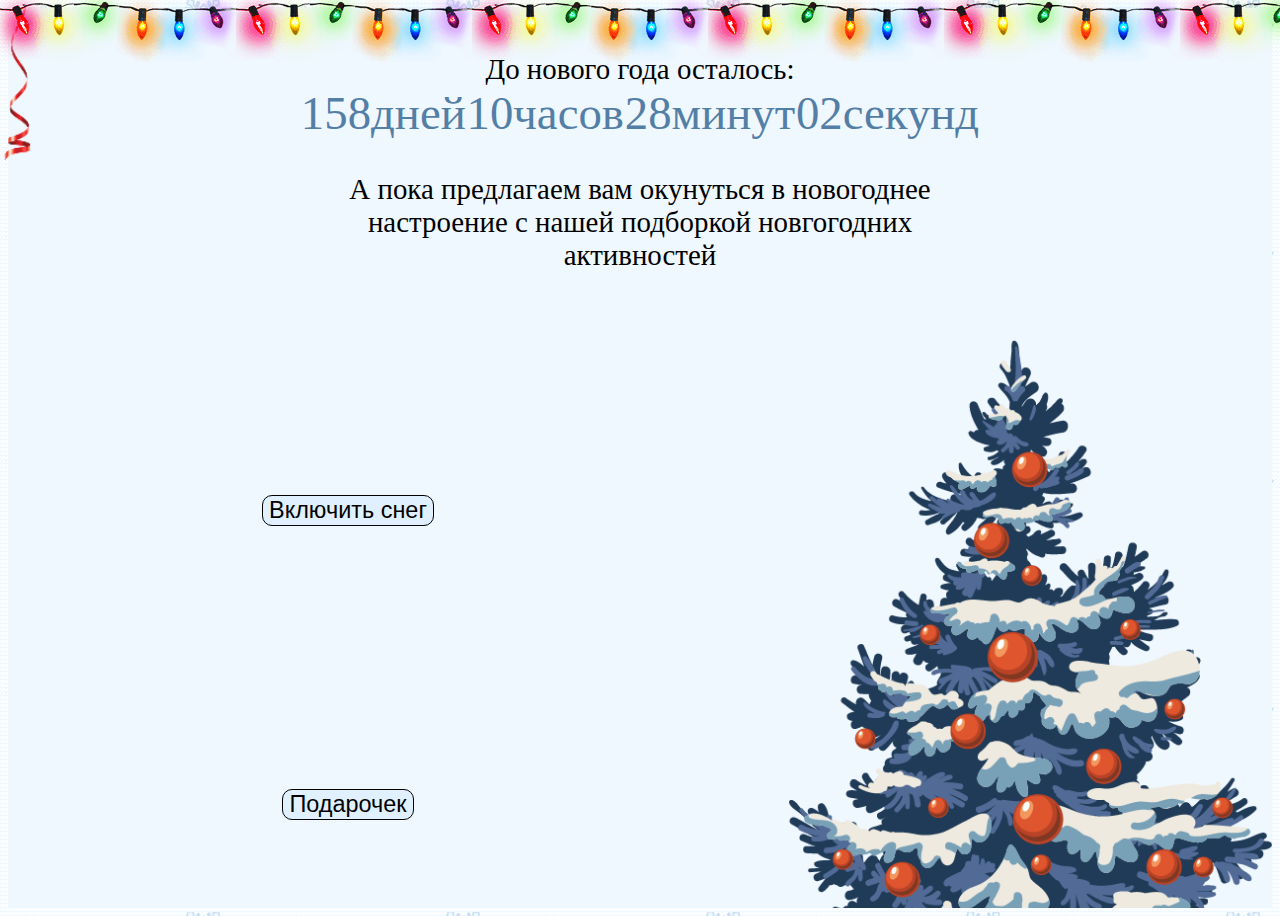
<file: index.html>
<!DOCTYPE html>
<html lang="en">
<head>
    <meta charset="UTF-8">
    <meta name="viewport" content="width=device-width, initial-scale=1.0">
    <link rel="stylesheet" href="css/style.css">
    <title>Document</title>
</head>
<body onload="time()">
<div class="main">
    <div class="" id="gir"></div>
    <button onclick="lights()" class="girsh"><img src="images/pngegg.png" alt=""></button>
    <div class="center">
        <div class="top">
            <div class="countdown">
            <span style="font-size: calc(18px + 10 * (100vw - 320px) / 880);">До нового года осталось:</span>
            </div>
            <br>
            <div class="timer" id="day" style="font-size: calc(25px + 20 * (100vw - 320px) / 880);"></div>
            <div class="timer" id="hour" style="font-size: calc(25px + 20 * (100vw - 320px) / 880);"></div>
            <div class="timer" id="min" style="font-size: calc(25px + 20 * (100vw - 320px) / 880);"></div>
            <div class="timer" id="sec" style="font-size: calc(25px + 20 * (100vw - 320px) / 880);"></div>
            <span class="aaa" style="font-size: calc(18px + 10 * (100vw - 320px) / 880); display: flex; width: 52.396vw; text-align: center;"><br>А пока предлагаем вам окунуться в новогоднее настроение с нашей подборкой новгогодних активностей</span>
        </div>
        <div class="mid">
            <div class="snowblock"></div>
            <div id="forcard" class="forcard">
                <div class="forbut">
                    <button onclick="snow()" class="snowbut" >Включить снег</button>
                </div>
                <div class="forbut">
                    <button onclick="shuffle()" class="butshuf" >Подарочек</button>
                </div>
                <a href="films.html" id="card1" class="card1 card">
                    <div class="imggift">
                        <img src="images/gift1.png" alt="" width="100%" height="100%" style="object-fit: contain;">
                    </div>
                    <span style="font-size: 32px; width: 100%; text-align: center;">Фильмы</span>
                </a>
                <a href="recipe.html" class="card2 card">
                    <div class="imggift">
                        <img src="images/gift3.png" alt="" width="100%" height="100%" style="object-fit: contain;" >
                    </div>
                    <span style="font-size: 32px; width: 100%; text-align: center;">Рецепты</span>
                </a>
                <a href="games.html" class="card3 card">
                    <div class="imggift">
                        <img src="images/gift4.png" alt="" width="100%" height="100%" style="object-fit: contain;" >
                    </div>
                    <span style="font-size: 32px; width: 100%; text-align: center;">Игры</span>
                </a>
            </div>
        </div>
    </div>
</div>
</body>
<script src="js/js1.js"></script>
</html>
</file>
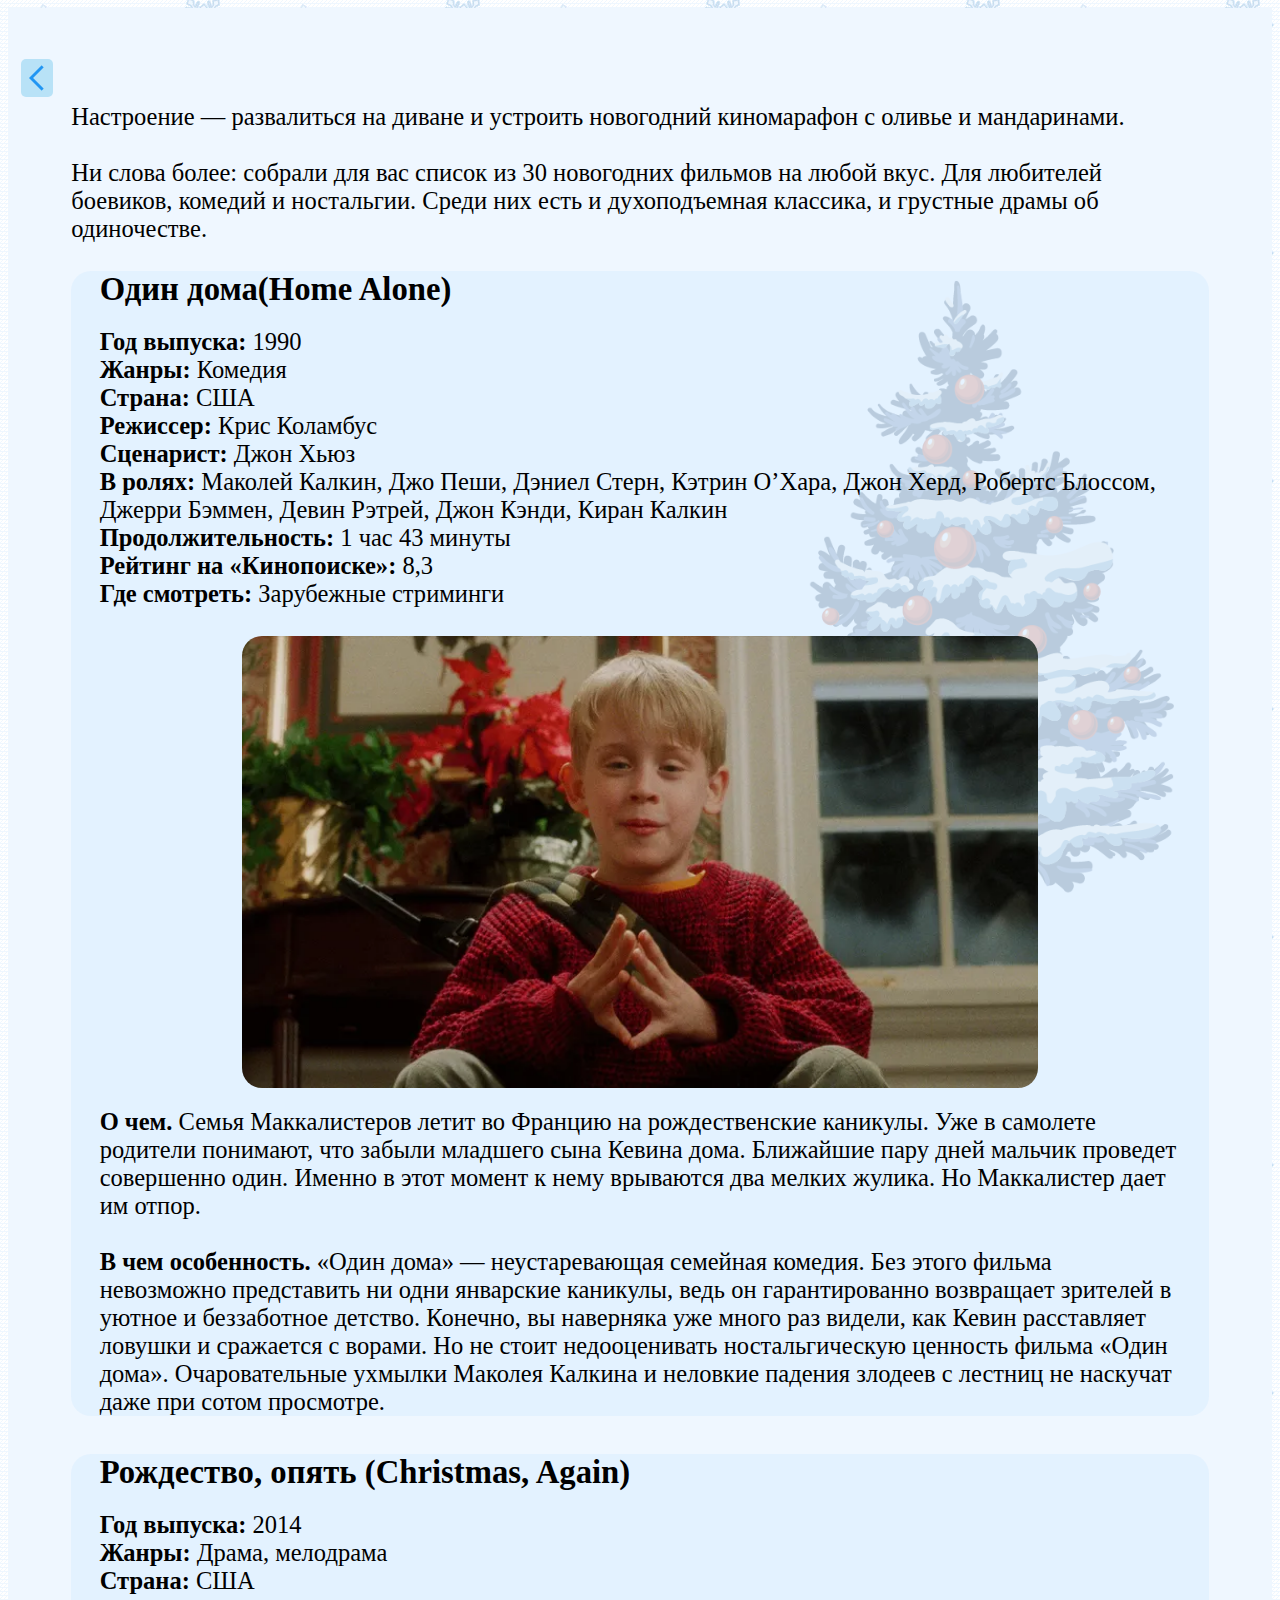
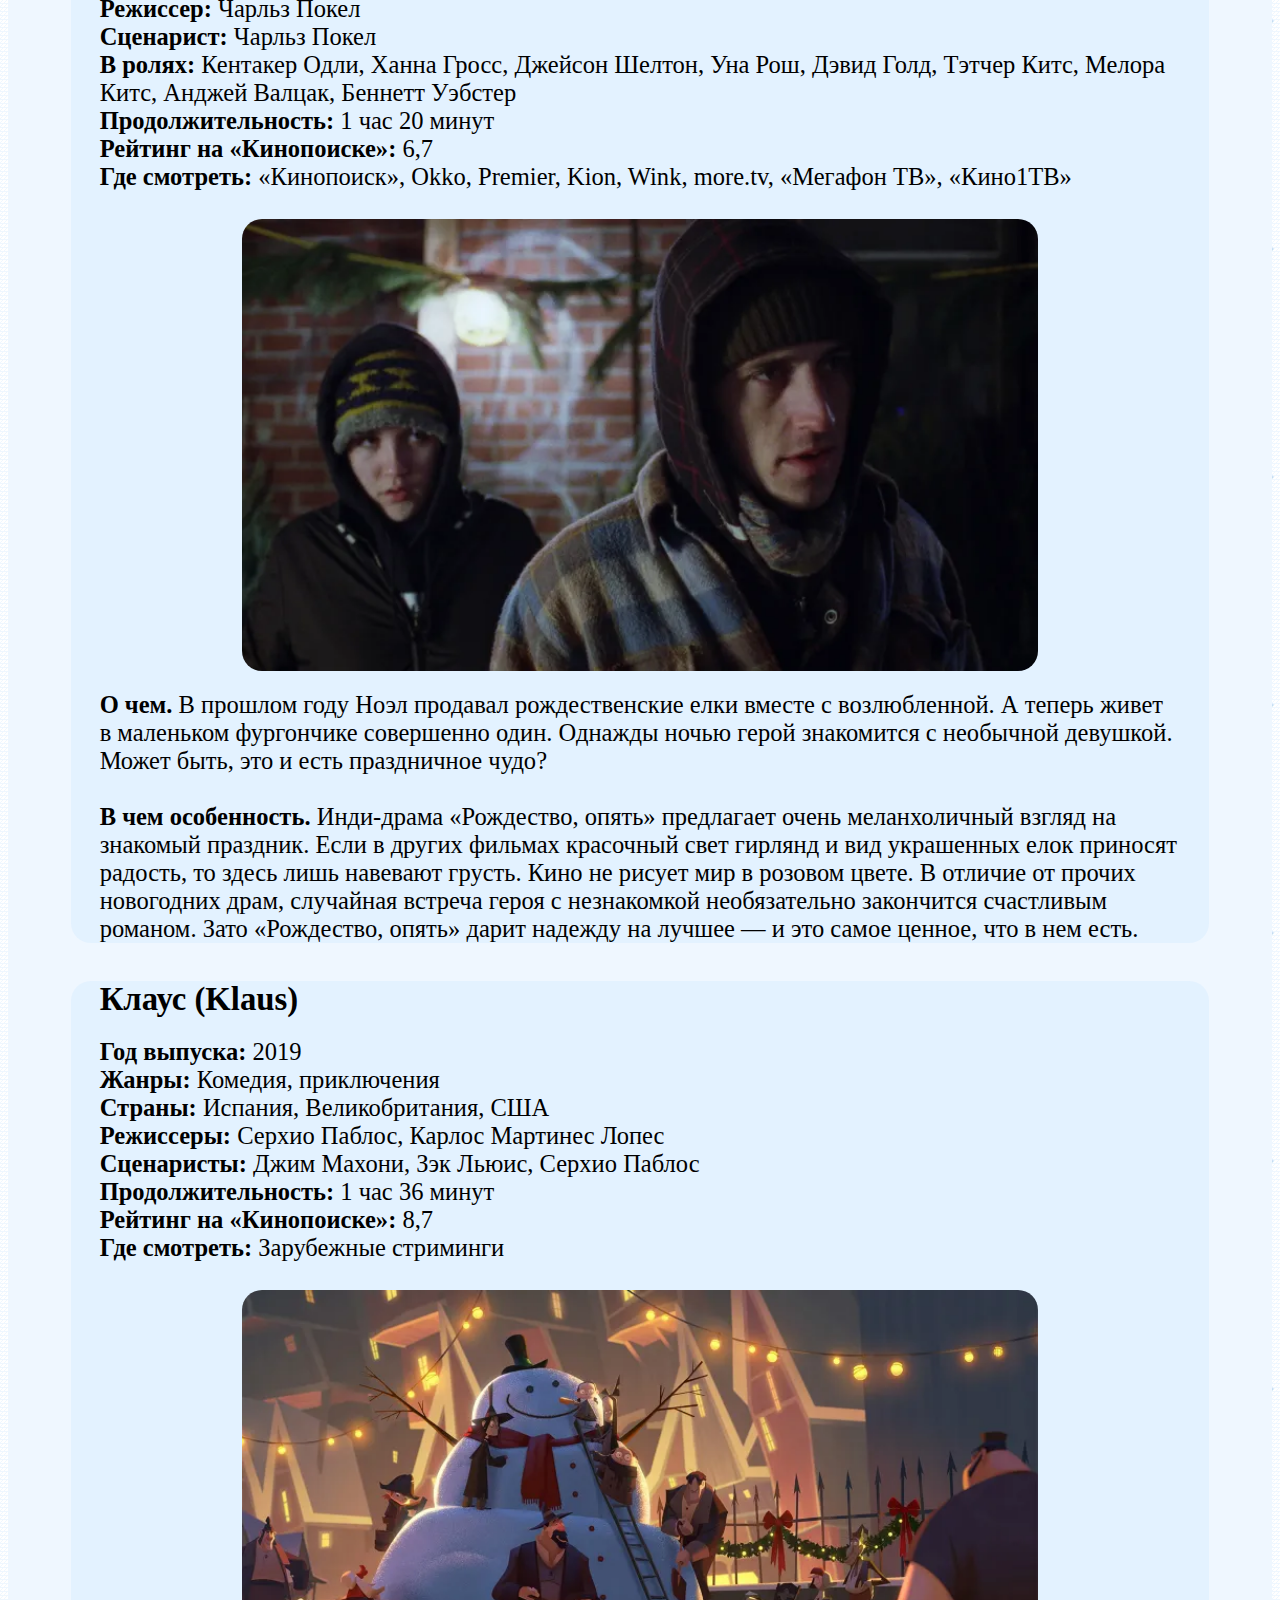
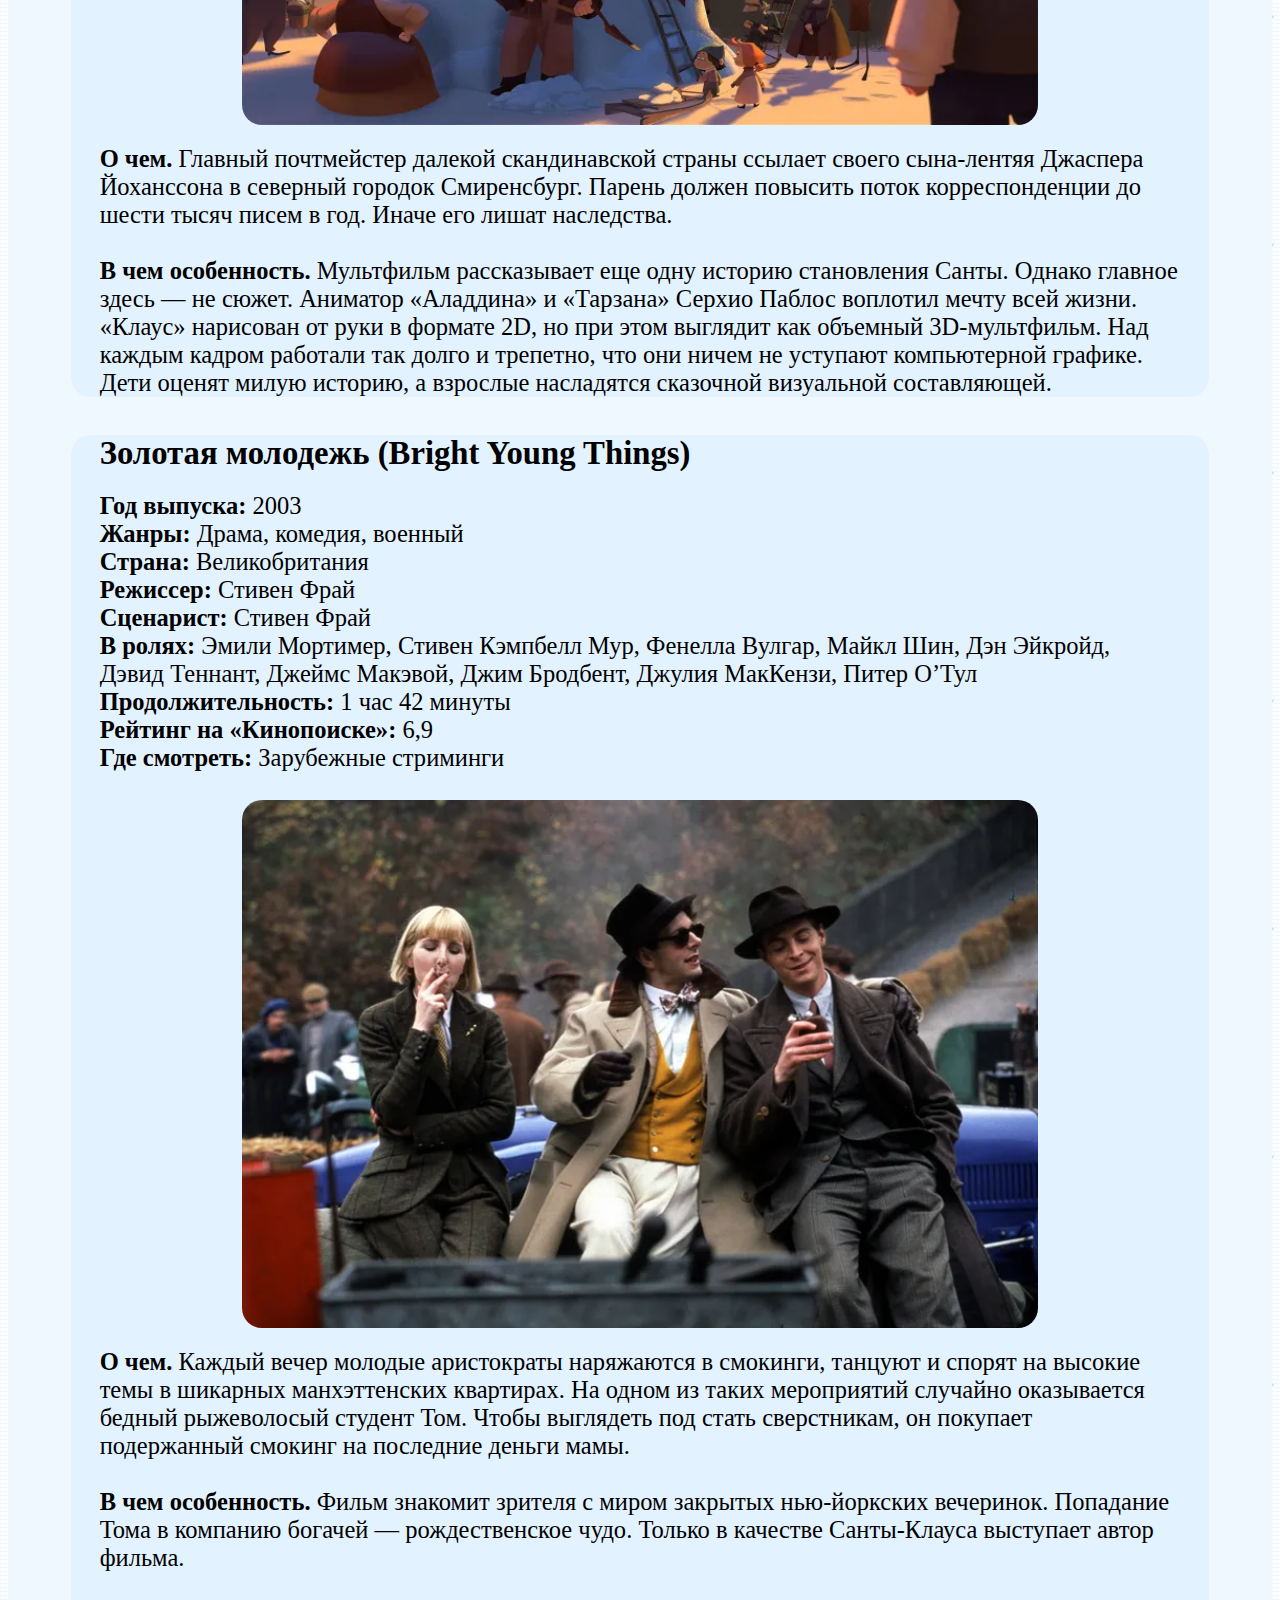
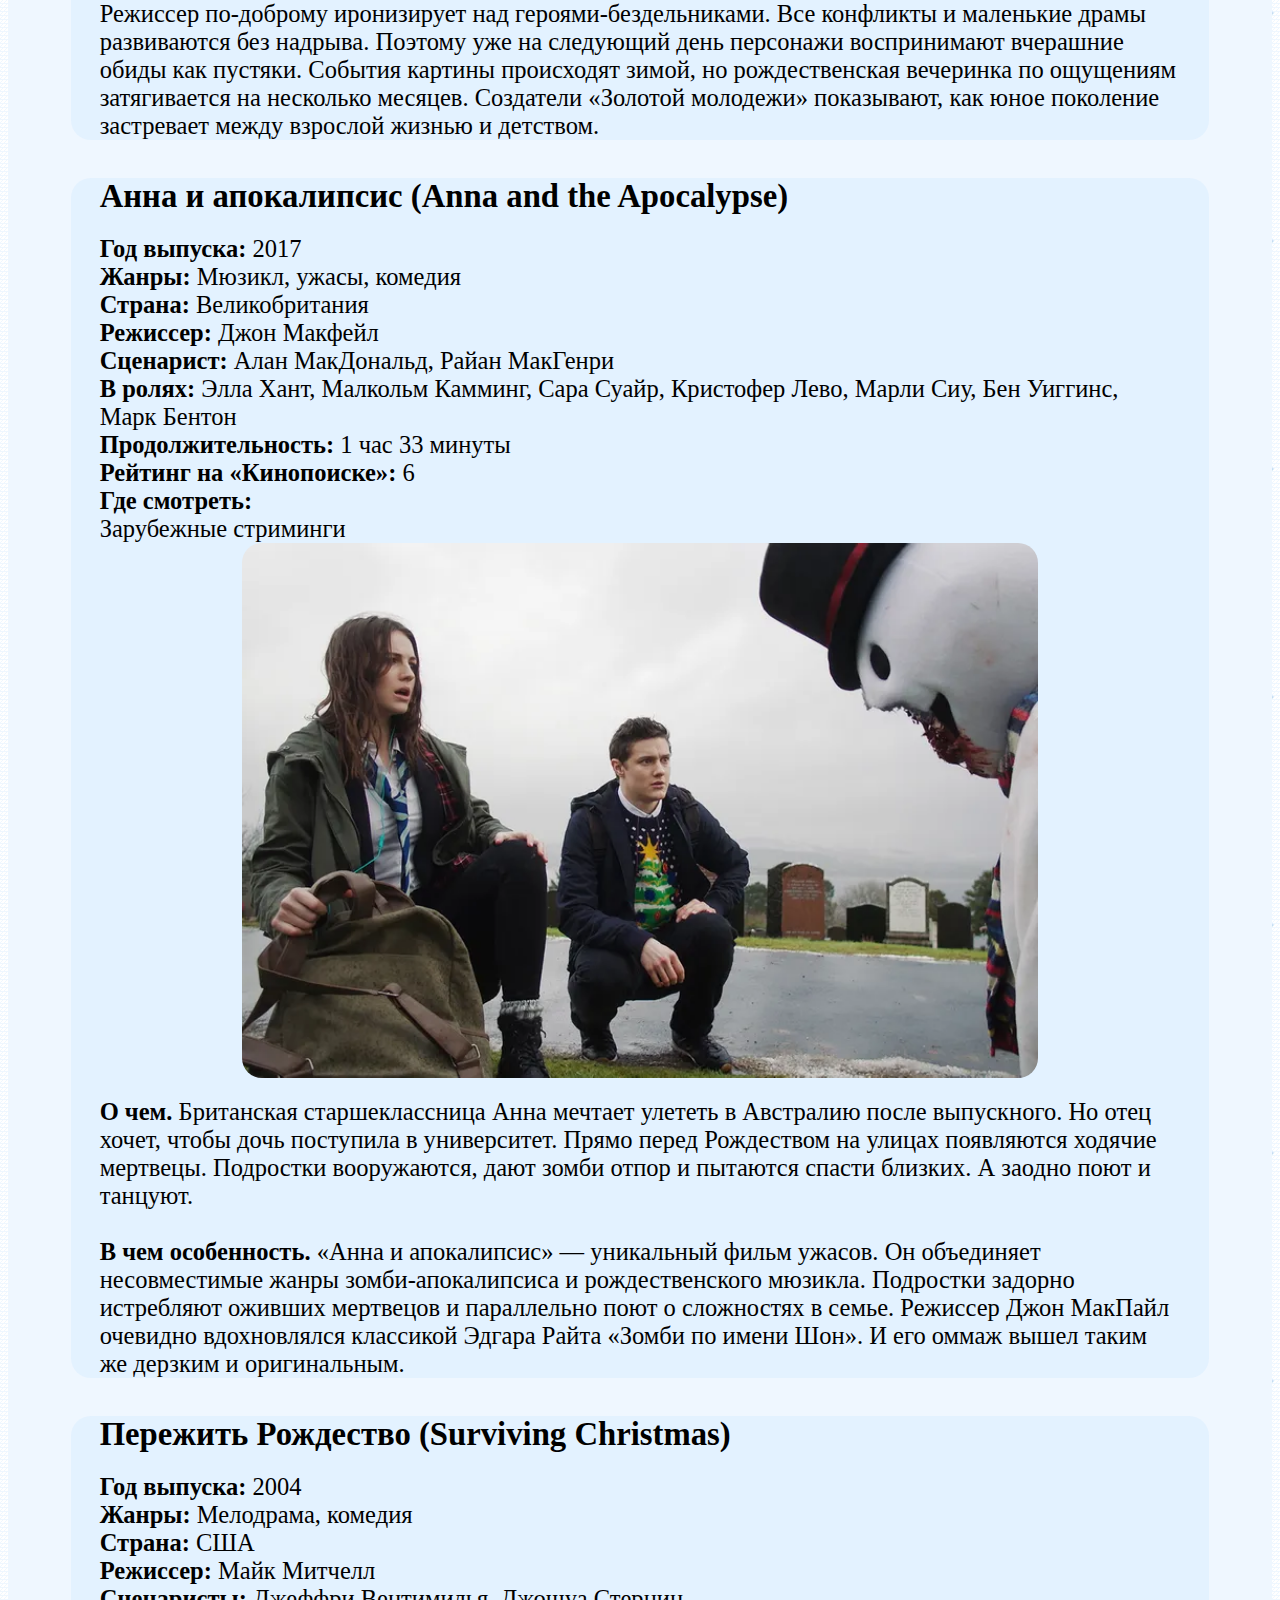
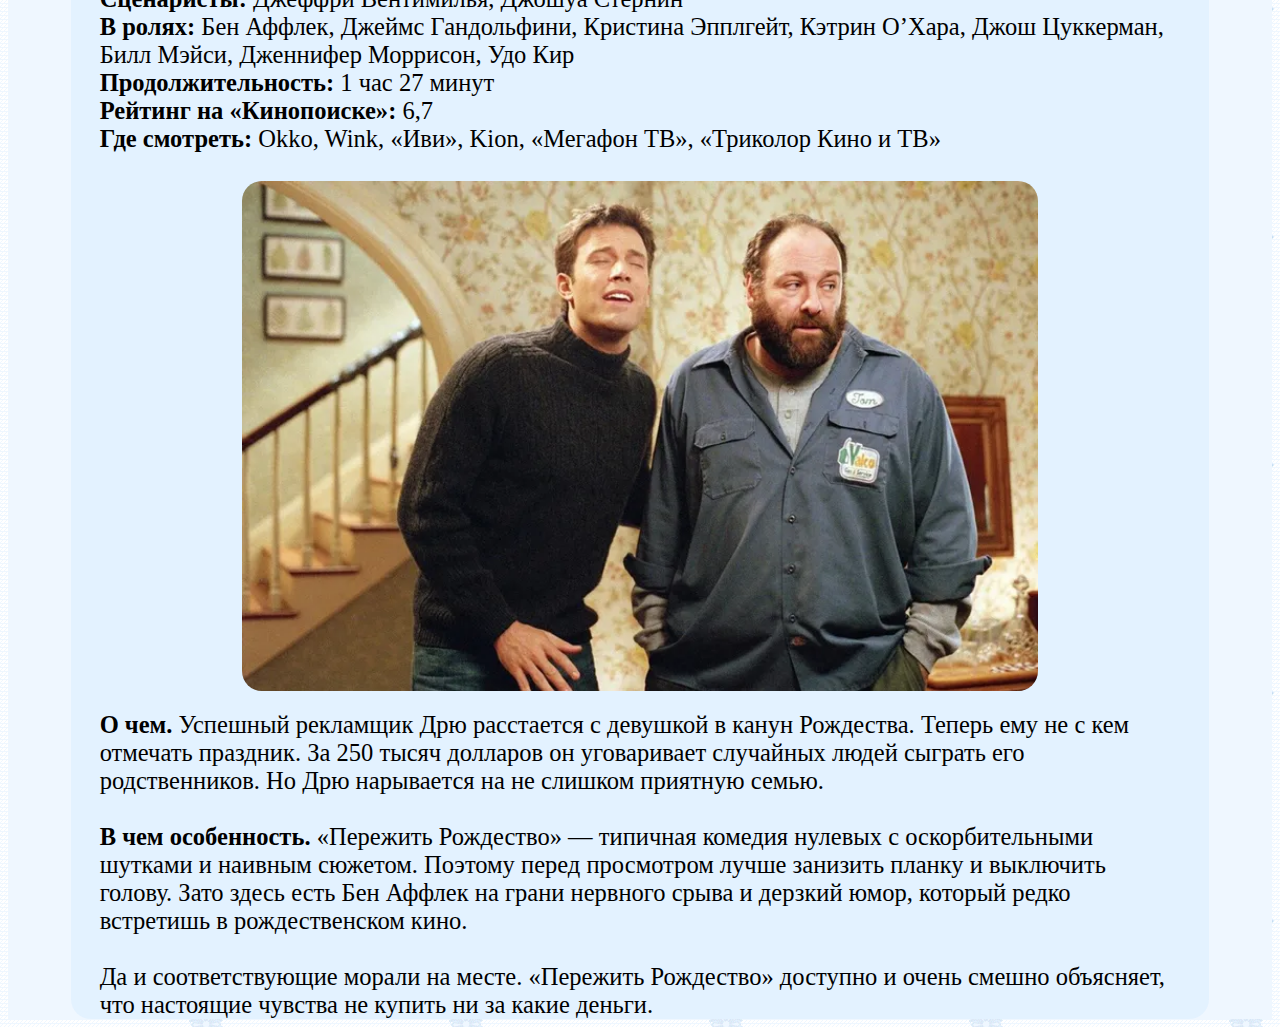
<file: films.html>
<!DOCTYPE html>
<html lang="en">
<head>
    <meta charset="UTF-8">
    <meta name="viewport" content="width=device-width, initial-scale=1.0">
    <link rel="stylesheet" href="css/films.css">
    <title>Document</title>
</head>
<body>
<div class="main">
    <div class="center">
        <div class="top">
            <a class="back" href="index.html"><img width="100%" height="100%" style="object-fit: contain;" src="images/back32.png" alt=""></a>
        </div>
        <span class="cc">Настроение — развалиться на диване и устроить новогодний киномарафон с оливье и мандаринами.
            <br><br>
            Ни слова более: собрали для вас список из 30 новогодних фильмов на любой вкус. Для любителей боевиков, комедий и ностальгии. Среди них есть и духоподъемная классика, и грустные драмы об одиночестве. <br><br></span>
        <div class="mid">
           <div class="filmcard">
                <span class="name"> <b>Один дома(Home Alone)</b></span>
                <span class="filminfo">
                    <b>Год выпуска: </b>1990<br>
                    <b>Жанры: </b>Комедия <br>
                    <b>Страна: </b>США <br>
                    <b>Режиссер: </b>Крис Коламбус <br>
                    <b>Сценарист: </b>Джон Хьюз <br>
                    <b>В ролях: </b>Маколей Калкин, Джо Пеши, Дэниел Стерн, Кэтрин О’Хара, Джон Херд, Робертс Блоссом, Джерри Бэммен, Девин Рэтрей, Джон Кэнди, Киран Калкин <br>
                    <b>Продолжительность: </b>1 час 43 минуты <br>
                    <b>Рейтинг на «Кинопоиске»: </b>8,3 <br>
                    <b>Где смотреть: </b>Зарубежные стриминги <br><br>
                </span>
                <div class="filmimage">
                    <img width="100%" height="100%" style=" border-radius: 20px;" src="images/homealone.webp" alt="">
                </div>
                <span class="filmabout"><b>О чем. </b>Семья Маккалистеров летит во Францию на рождественские каникулы. Уже в самолете родители понимают, что забыли младшего сына Кевина дома. Ближайшие пару дней мальчик проведет совершенно один. Именно в этот момент к нему врываются два мелких жулика. Но Маккалистер дает им отпор. <br><br>
                <b>В чем особенность. </b>«Один дома» — неустаревающая семейная комедия. Без этого фильма невозможно представить ни одни январские каникулы, ведь он гарантированно возвращает зрителей в уютное и беззаботное детство. Конечно, вы наверняка уже много раз видели, как Кевин расставляет ловушки и сражается с ворами. Но не стоит недооценивать ностальгическую ценность фильма «Один дома». Очаровательные ухмылки Маколея Калкина и неловкие падения злодеев с лестниц не наскучат даже при сотом просмотре.
                </span>
           </div>
           <div style="margin-top: 3%;" class="filmcard">
                <span class="name"> <b>Рождество, опять (Christmas, Again)</b></span>
                <span class="filminfo">
                    <b>Год выпуска: </b>2014<br>
                    <b>Жанры: </b>Драма, мелодрама<br>
                    <b>Страна: </b>США<br>
                    <b>Режиссер: </b>Чарльз Покел<br>
                    <b>Сценарист: </b>Чарльз Покел<br>
                    <b>В ролях: </b>Кентакер Одли, Ханна Гросс, Джейсон Шелтон, Уна Рош, Дэвид Голд, Тэтчер Китс, Мелора Китс, Анджей Валцак, Беннетт Уэбстер<br>
                    <b>Продолжительность: </b>1 час 20 минут <br>
                    <b>Рейтинг на «Кинопоиске»: </b>6,7 <br>
                    <b>Где смотреть: </b>«Кинопоиск», Okko, Premier, Kion, Wink, more.tv, «Мегафон ТВ», «Кино1ТВ» <br><br>
                </span>
                <div class="filmimage">
                    <img width="100%" height="100%" style=" border-radius: 20px;" src="images/christmasagain.webp" alt="">
                </div>
                <span class="filmabout"><b>О чем. </b>В прошлом году Ноэл продавал рождественские елки вместе с возлюбленной. А теперь живет в маленьком фургончике совершенно один. Однажды ночью герой знакомится с необычной девушкой. Может быть, это и есть праздничное чудо?<br><br>
                <b>В чем особенность. </b>Инди-драма «Рождество, опять» предлагает очень меланхоличный взгляд на знакомый праздник. Если в других фильмах красочный свет гирлянд и вид украшенных елок приносят радость, то здесь лишь навевают грусть. Кино не рисует мир в розовом цвете. В отличие от прочих новогодних драм, случайная встреча героя с незнакомкой необязательно закончится счастливым романом. Зато «Рождество, опять» дарит надежду на лучшее — и это самое ценное, что в нем есть.
                </span>
            </div>
            <div style="margin-top: 3%;" class="filmcard">
                <span class="name"> <b>Клаус (Klaus)</b></span>
                <span class="filminfo">
                    <b>Год выпуска: </b>2019<br>
                    <b>Жанры: </b>Комедия, приключения<br>
                    <b>Страны: </b>Испания, Великобритания, США<br>
                    <b>Режиссеры: </b>Серхио Паблос, Карлос Мартинес Лопес<br>
                    <b>Сценаристы: </b>Джим Махони, Зэк Льюис, Серхио Паблос<br>
                    <b>Продолжительность: </b>1 час 36 минут <br>
                    <b>Рейтинг на «Кинопоиске»: </b>8,7 <br>
                    <b>Где смотреть: </b>Зарубежные стриминги <br><br>
                </span>
                <div class="filmimage">
                    <img width="100%" height="100%" style=" border-radius: 20px;" src="images/klaus.webp" alt="">
                </div>
                <span class="filmabout"><b>О чем. </b>Главный почтмейстер далекой скандинавской страны ссылает своего сына-лентяя Джаспера Йоханссона в северный городок Смиренсбург. Парень должен повысить поток корреспонденции до шести тысяч писем в год. Иначе его лишат наследства.<br><br>
                <b>В чем особенность. </b>Мультфильм рассказывает еще одну историю становления Санты. Однако главное здесь — не сюжет. Аниматор «Аладдина» и «Тарзана» Серхио Паблос воплотил мечту всей жизни. «Клаус» нарисован от руки в формате 2D, но при этом выглядит как объемный 3D-мультфильм. Над каждым кадром работали так долго и трепетно, что они ничем не уступают компьютерной графике. Дети оценят милую историю, а взрослые насладятся сказочной визуальной составляющей.
                </span>
            </div>
            <div style="margin-top: 3%;" class="filmcard">
                <span class="name"> <b>Золотая молодежь (Bright Young Things)</b></span>
                <span class="filminfo">
                    <b>Год выпуска: </b>2003<br>
                    <b>Жанры: </b>Драма, комедия, военный<br>
                    <b>Страна: </b>Великобритания<br>
                    <b>Режиссер: </b>Стивен Фрай<br>
                    <b>Сценарист: </b>Стивен Фрай<br>
                    <b>В ролях: </b>Эмили Мортимер, Стивен Кэмпбелл Мур, Фенелла Вулгар, Майкл Шин, Дэн Эйкройд, Дэвид Теннант, Джеймс Макэвой, Джим Бродбент, Джулия МакКензи, Питер О’Тул <br>
                    <b>Продолжительность: </b>1 час 42 минуты <br>
                    <b>Рейтинг на «Кинопоиске»: </b>6,9 <br>
                    <b>Где смотреть: </b>Зарубежные стриминги <br><br>
                </span>
                <div class="filmimage">
                    <img width="100%" height="100%" style=" border-radius: 20px;" src="images/BYT.webp" alt="">
                </div>
                <span class="filmabout"><b>О чем. </b>Каждый вечер молодые аристократы наряжаются в смокинги, танцуют и спорят на высокие темы в шикарных манхэттенских квартирах. На одном из таких мероприятий случайно оказывается бедный рыжеволосый студент Том. Чтобы выглядеть под стать сверстникам, он покупает подержанный смокинг на последние деньги мамы.<br><br>
                <b>В чем особенность. </b>Фильм знакомит зрителя с миром закрытых нью-йоркских вечеринок. Попадание Тома в компанию богачей — рождественское чудо. Только в качестве Санты-Клауса выступает автор фильма. <br><br>
                Режиссер по-доброму иронизирует над героями-бездельниками. Все конфликты и маленькие драмы развиваются без надрыва. Поэтому уже на следующий день персонажи воспринимают вчерашние обиды как пустяки. События картины происходят зимой, но рождественская вечеринка по ощущениям затягивается на несколько месяцев. Создатели «Золотой молодежи» показывают, как юное поколение застревает между взрослой жизнью и детством.
                </span>
            </div>
            <div style="margin-top: 3%;" class="filmcard">
                <span class="name"> <b>Анна и апокалипсис (Anna and the Apocalypse)</b></span>
                <span class="filminfo">
                    <b>Год выпуска: </b>2017<br>
                    <b>Жанры: </b>Мюзикл, ужасы, комедия<br>
                    <b>Страна: </b>Великобритания<br>
                    <b>Режиссер: </b>Джон Макфейл<br>
                    <b>Сценарист: </b>Алан МакДональд, Райан МакГенри<br>
                    <b>В ролях: </b>Элла Хант, Малкольм Камминг, Сара Суайр, Кристофер Лево, Марли Сиу, Бен Уиггинс, Марк Бентон<br>
                    <b>Продолжительность: </b>1 час 33 минуты<br>
                    <b>Рейтинг на «Кинопоиске»: </b>6<br>
                    <b>Где смотреть: </b> <br>Зарубежные стриминги<br>
                </span>
                <div class="filmimage">
                    <img width="100%" height="100%" style=" border-radius: 20px;" src="images/annaand.webp" alt="">
                </div>
                <span class="filmabout"><b>О чем. </b>Британская старшеклассница Анна мечтает улететь в Австралию после выпускного. Но отец хочет, чтобы дочь поступила в университет. Прямо перед Рождеством на улицах появляются ходячие мертвецы. Подростки вооружаются, дают зомби отпор и пытаются спасти близких. А заодно поют и танцуют.<br><br>
                <b>В чем особенность. </b>«Анна и апокалипсис» — уникальный фильм ужасов. Он объединяет несовместимые жанры зомби-апокалипсиса и рождественского мюзикла. Подростки задорно истребляют оживших мертвецов и параллельно поют о сложностях в семье. Режиссер Джон МакПайл очевидно вдохновлялся классикой Эдгара Райта «Зомби по имени Шон». И его оммаж вышел таким же дерзким и оригинальным.
                </span>
            </div>
            <div style="margin-top: 3%;" class="filmcard">
                <span class="name"> <b>Пережить Рождество (Surviving Christmas)</b></span>
                <span class="filminfo">
                    <b>Год выпуска: </b>2004<br>
                    <b>Жанры: </b>Мелодрама, комедия<br>
                    <b>Страна: </b>США<br>
                    <b>Режиссер: </b>Майк Митчелл<br>
                    <b>Сценаристы: </b>Джеффри Вентимилья, Джошуа Стернин<br>
                    <b>В ролях: </b>Бен Аффлек, Джеймс Гандольфини, Кристина Эпплгейт, Кэтрин О’Хара, Джош Цуккерман, Билл Мэйси, Дженнифер Моррисон, Удо Кир <br>
                    <b>Продолжительность: </b>1 час 27 минут <br>
                    <b>Рейтинг на «Кинопоиске»: </b>6,7 <br>
                    <b>Где смотреть: </b>Okko, Wink, «Иви», Kion, «Мегафон ТВ», «Триколор Кино и ТВ» <br><br>
                </span>
                <div class="filmimage">
                    <img width="100%" height="100%" style=" border-radius: 20px;" src="images/surviving.webp" alt="">
                </div>
                <span class="filmabout"><b>О чем. </b>Успешный рекламщик Дрю расстается с девушкой в канун Рождества. Теперь ему не с кем отмечать праздник. За 250 тысяч долларов он уговаривает случайных людей сыграть его родственников. Но Дрю нарывается на не слишком приятную семью.<br><br>
                <b>В чем особенность. </b>«Пережить Рождество» — типичная комедия нулевых с оскорбительными шутками и наивным сюжетом. Поэтому перед просмотром лучше занизить планку и выключить голову. Зато здесь есть Бен Аффлек на грани нервного срыва и дерзкий юмор, который редко встретишь в рождественском кино. <br><br>
                Да и соответствующие морали на месте. «Пережить Рождество» доступно и очень смешно объясняет, что настоящие чувства не купить ни за какие деньги.
                </span>
            </div>
        </div>
    </div>
</div>
</body>
</html>
</file>
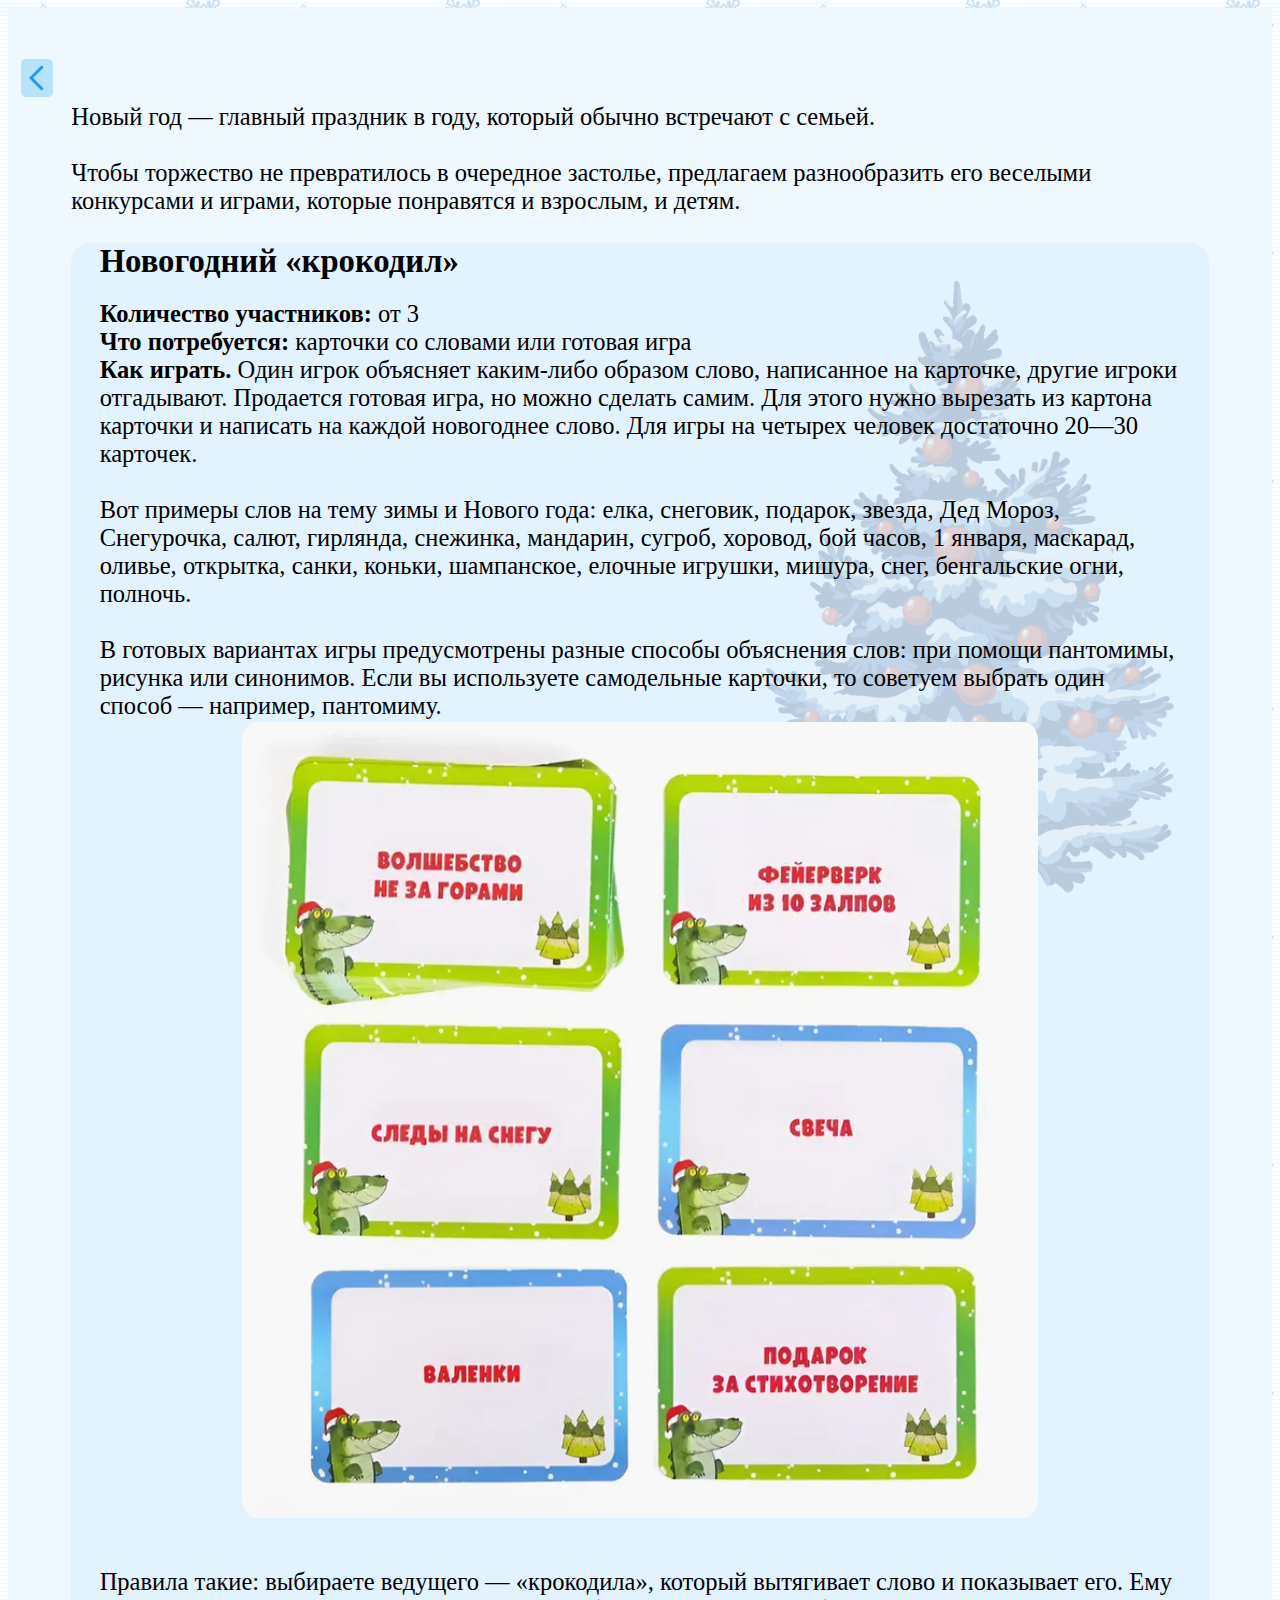
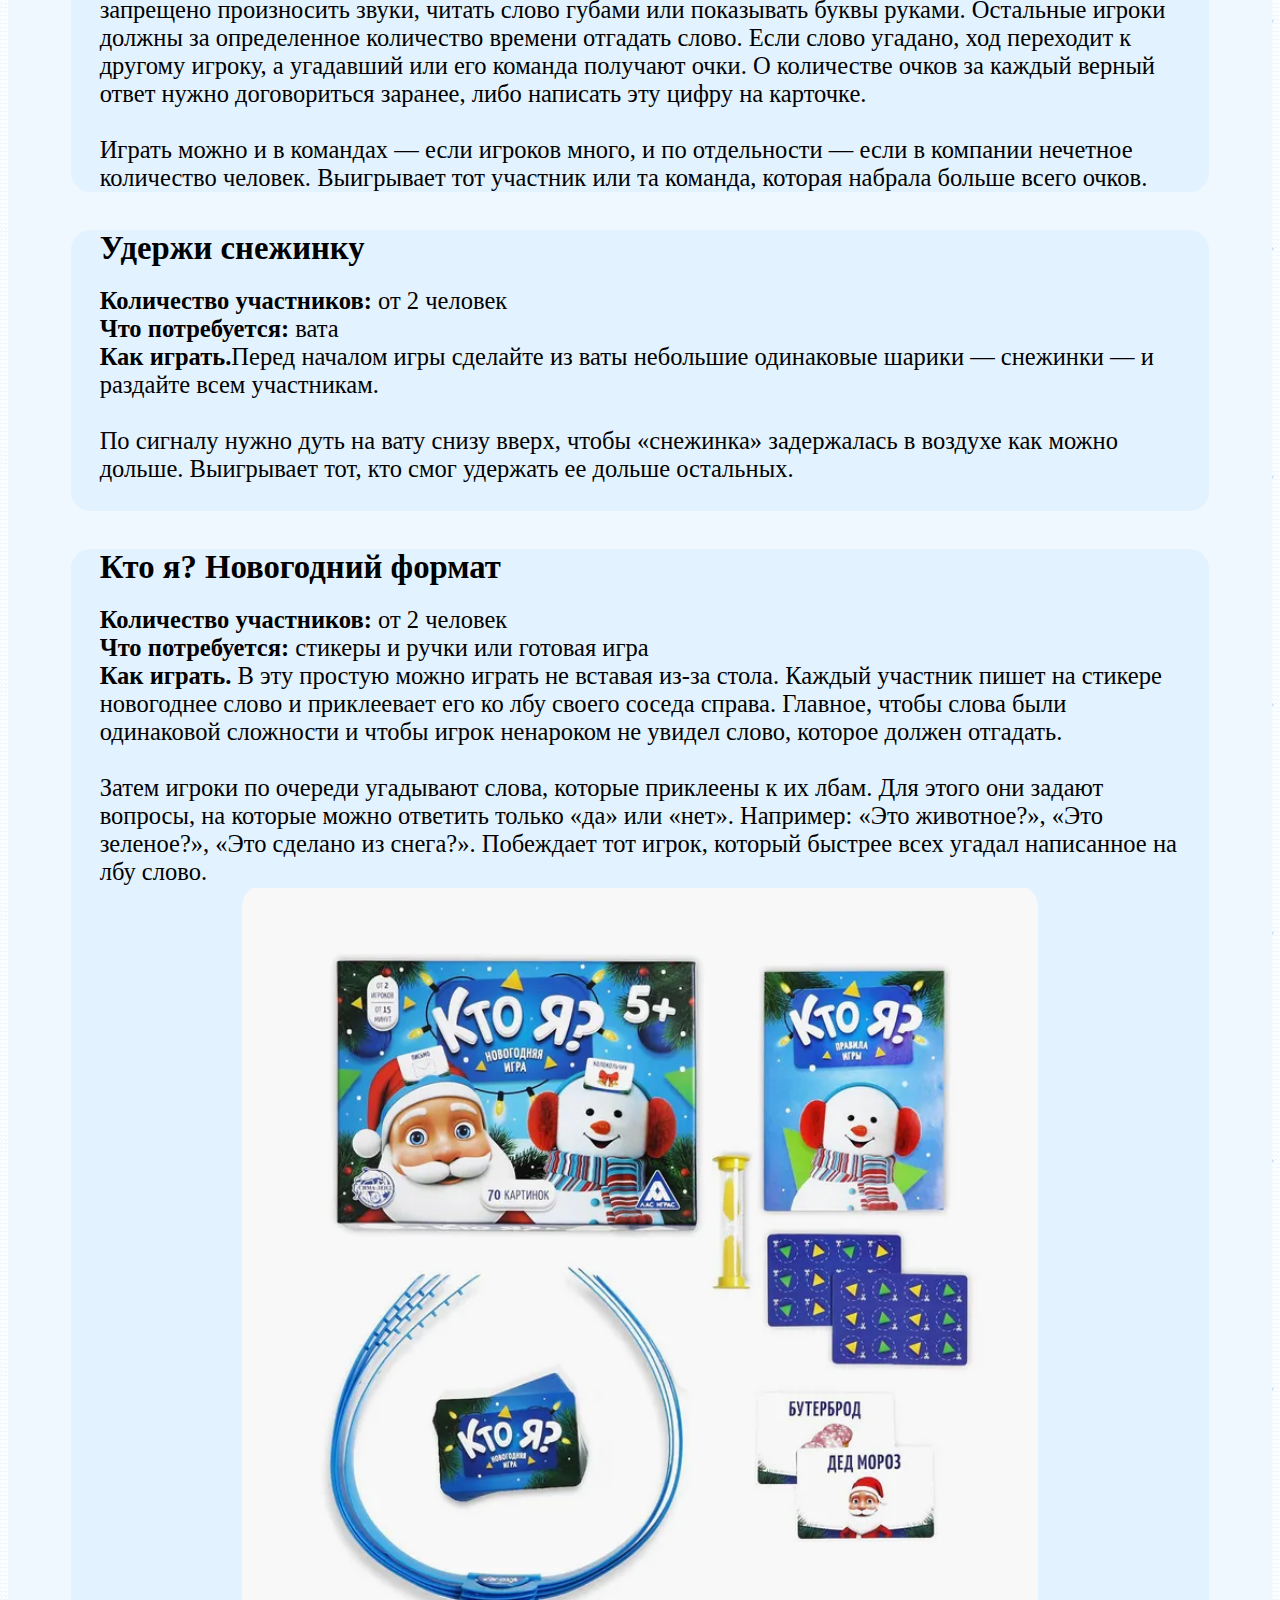
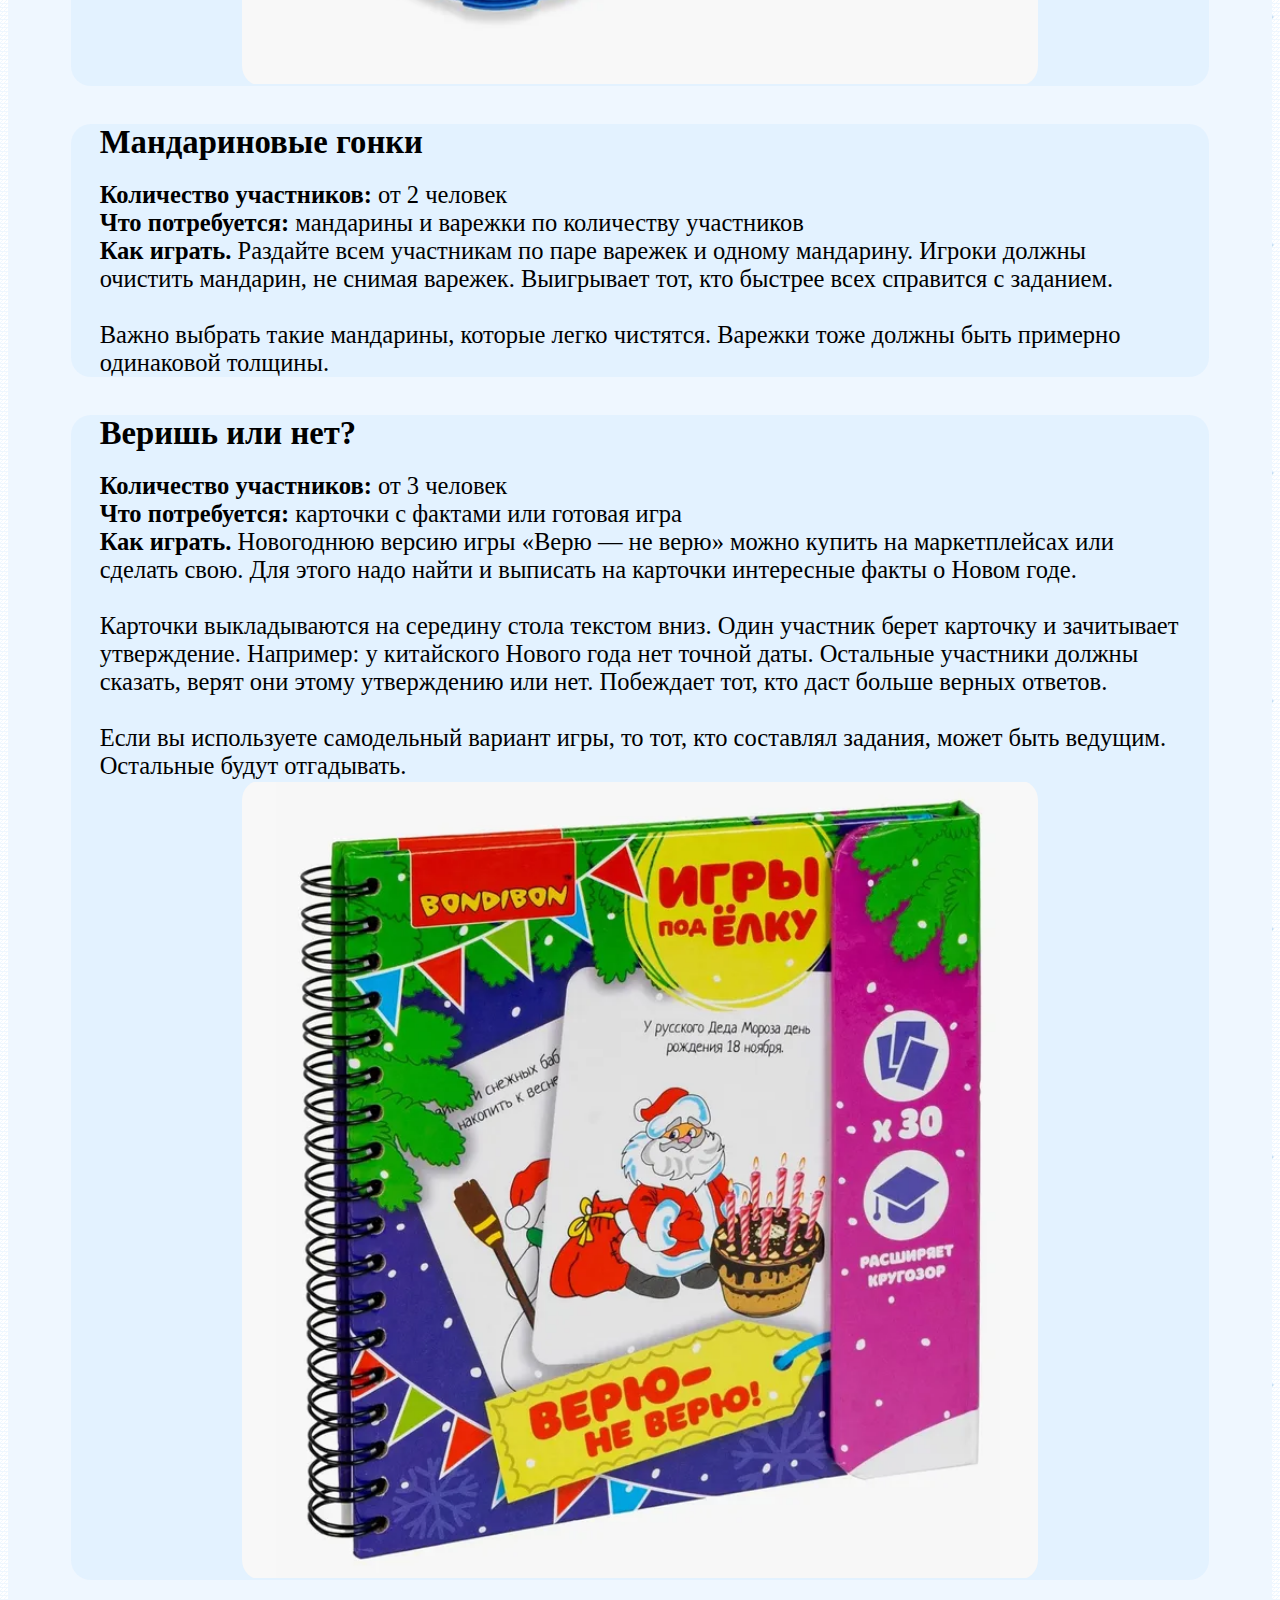
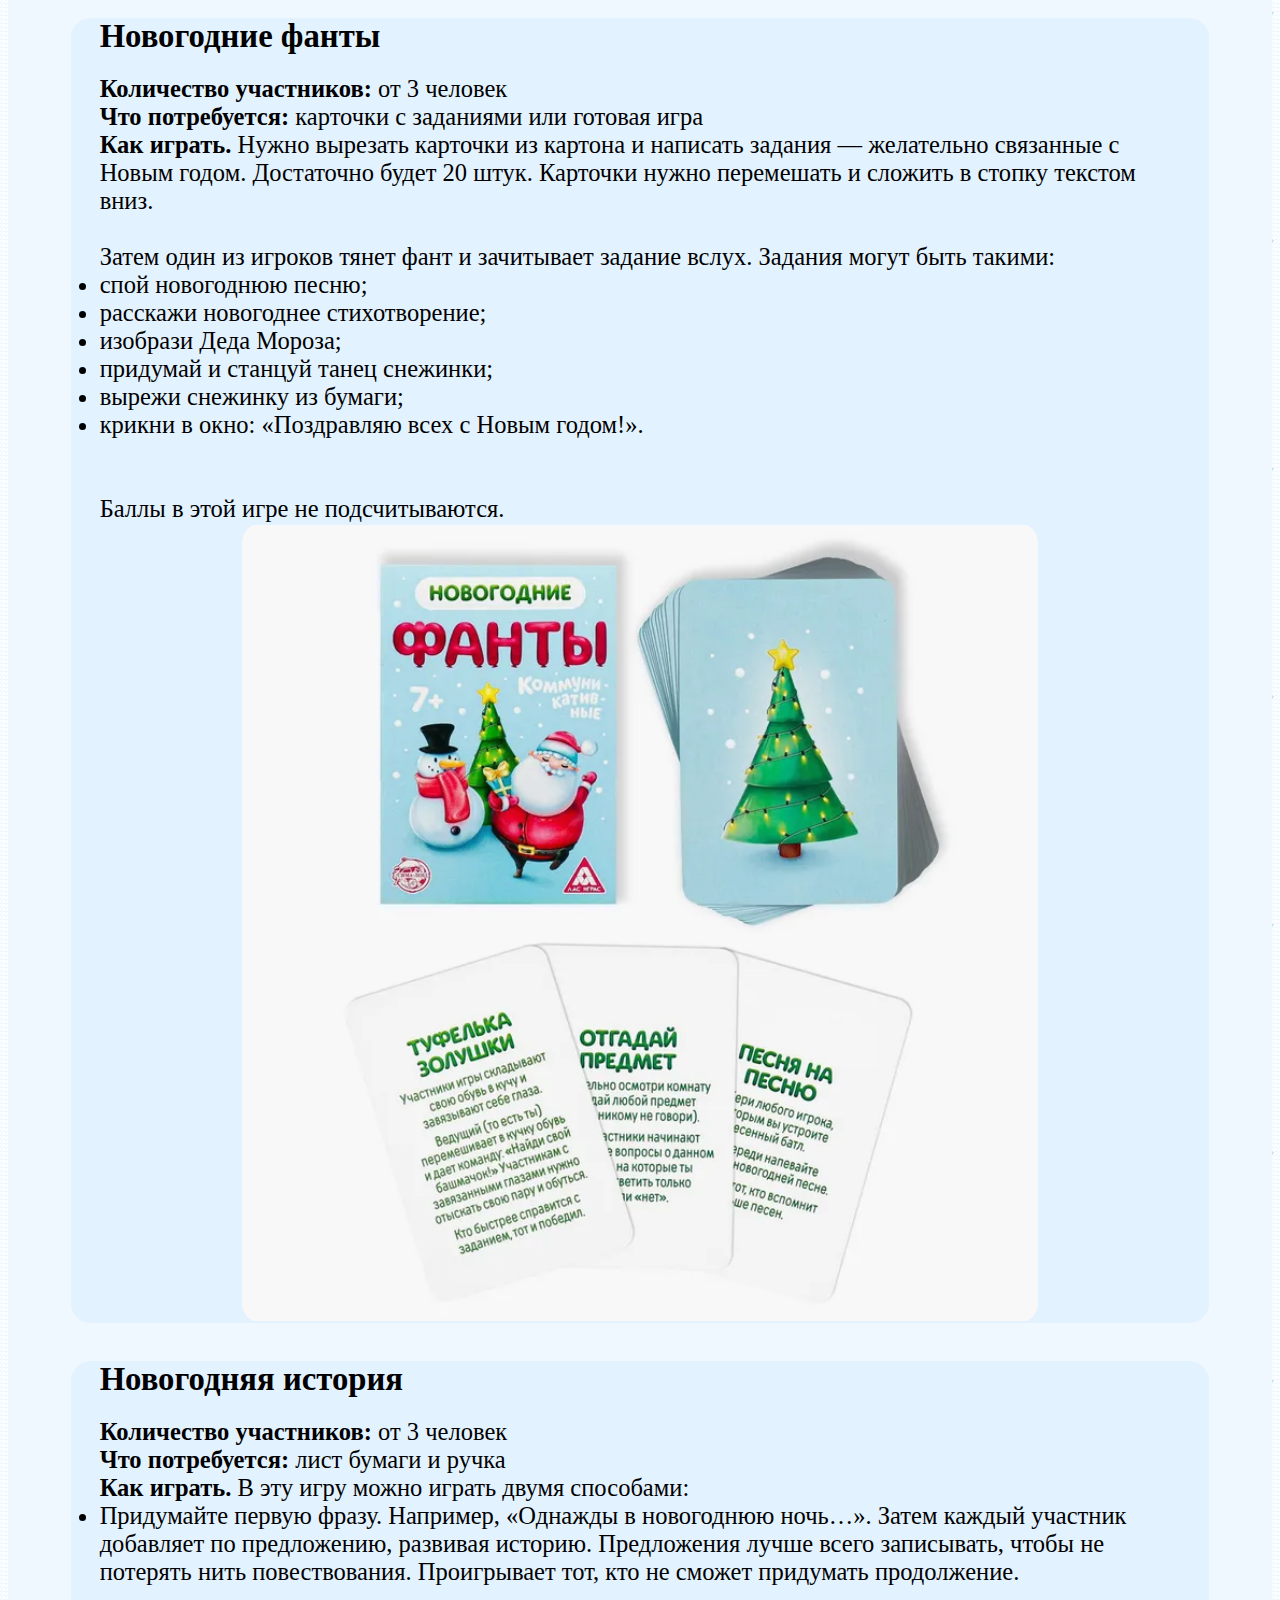
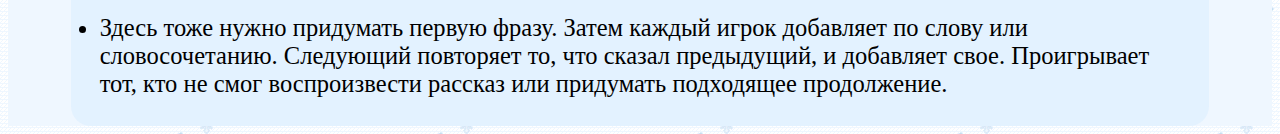
<file: games.html>
<!DOCTYPE html>
<html lang="en">
<head>
    <meta charset="UTF-8">
    <meta name="viewport" content="width=device-width, initial-scale=1.0">
    <link rel="stylesheet" href="css/games.css">
    <title>Document</title>
</head>
<body>
<div class="main">
    <div class="center">
        <div class="top">
            <a class="back" href="index.html"><img width="100%" height="100%" style="object-fit: contain;" src="images/back32.png" alt=""></a>
        </div>
        <span class="cc">Новый год — главный праздник в году, который обычно встречают с семьей.
            <br><br>
            Чтобы торжество не превратилось в очередное застолье, предлагаем разнообразить его веселыми конкурсами и играми, которые понравятся и взрослым, и детям.<br><br>
        </span>
        <div class="mid">
           <div class="gamecard">
                <span class="name"> <b>Новогодний «крокодил»</b></span>
                <span class="gameinfo">
                    <b>Количество участников: </b>от 3<br>
                    <b>Что потребуется: </b>карточки со словами или готовая игра <br>
                    <b>Как играть. </b> 
                    Один игрок объясняет каким-либо образом слово, написанное на карточке, другие игроки отгадывают. Продается готовая игра, но можно сделать самим. Для этого нужно вырезать из картона карточки и написать на каждой новогоднее слово. Для игры на четырех человек достаточно 20—30 карточек.<br>
                    <br>
                    Вот примеры слов на тему зимы и Нового года: елка, снеговик, подарок, звезда, Дед Мороз, Снегурочка, салют, гирлянда, снежинка, мандарин, сугроб, хоровод, бой часов, 1 января, маскарад, оливье, открытка, санки, коньки, шампанское, елочные игрушки, мишура, снег, бенгальские огни, полночь.<br>
                    <br>
                    В готовых вариантах игры предусмотрены разные способы объяснения слов: при помощи пантомимы, рисунка или синонимов. Если вы используете самодельные карточки, то советуем выбрать один способ — например, пантомиму.<br>
                </span>
                <div class="gameimage">
                    <img width="100%" height="100%" style=" border-radius: 20px; object-fit: contain;" src="images/krokodil.webp" alt="">
                </div>
                <span class="gameabout">
                <b></b><br>Правила такие: выбираете ведущего — «крокодила», который вытягивает слово и показывает его. Ему запрещено произносить звуки, читать слово губами или показывать буквы руками. Остальные игроки должны за определенное количество времени отгадать слово. Если слово угадано, ход переходит к другому игроку, а угадавший или его команда получают очки. О количестве очков за каждый верный ответ нужно договориться заранее, либо написать эту цифру на карточке.<br>
                <br>
                Играть можно и в командах — если игроков много, и по отдельности — если в компании нечетное количество человек. Выигрывает тот участник или та команда, которая набрала больше всего очков. <br>
                </span>
           </div>
           <div style="margin-top: 3%;" class="gamecard">
                <span class="name"> <b>Удержи снежинку</b></span>
                <span class="gameinfo">
                    <b>Количество участников: </b>от 2 человек<br>
                    <b>Что потребуется: </b>вата<br>
                    <b>Как играть.</b>Перед началом игры сделайте из ваты небольшие одинаковые шарики — снежинки — и раздайте всем участникам. 
                    <br> <br>
                    По сигналу нужно дуть на вату снизу вверх, чтобы «снежинка» задержалась в воздухе как можно дольше. Выигрывает тот, кто смог удержать ее дольше остальных.<br>
                    <br>
                </span>
            </div>
            <div style="margin-top: 3%;" class="gamecard">
                <span class="name"> <b>Кто я? Новогодний формат</b></span>
                <span class="gameinfo">
                    <b>Количество участников: </b>от 2 человек<br>
                    <b>Что потребуется: </b>стикеры и ручки или готовая игра<br>
                    <b>Как играть. </b>В эту простую можно играть не вставая из-за стола. Каждый участник пишет на стикере новогоднее слово и приклеевает его ко лбу своего соседа справа. Главное, чтобы слова были одинаковой сложности и чтобы игрок ненароком не увидел слово, которое должен отгадать.
                    <br> <br>
                    Затем игроки по очереди угадывают слова, которые приклеены к их лбам. Для этого они задают вопросы, на которые можно ответить только «да» или «нет». Например: «Это животное?», «Это зеленое?», «Это сделано из снега?». Побеждает тот игрок, который быстрее всех угадал написанное на лбу слово.<br>
                </span>
                <div class="gameimage">
                    <img width="100%" height="100%" style=" border-radius: 20px; object-fit: contain;" src="images/who.webp" alt="">
                </div>
            </div>
            <div style="margin-top: 3%;" class="gamecard">
                <span class="name"> <b>Мандариновые гонки</b></span>
                <span class="gameinfo">
                    <b>Количество участников: </b>от 2 человек<br>
                    <b>Что потребуется: </b>мандарины и варежки по количеству участников<br>
                    <b>Как играть. </b>Раздайте всем участникам по паре варежек и одному мандарину. Игроки должны очистить мандарин, не снимая варежек. Выигрывает тот, кто быстрее всех справится с заданием.
                    <br>
                    <br>
                    Важно выбрать такие мандарины, которые легко чистятся. Варежки тоже должны быть примерно одинаковой толщины.<br>
                </span>
            </div>
            <div style="margin-top: 3%;" class="gamecard">
                <span class="name"> <b>Веришь или нет?</b></span>
                <span class="gameinfo">
                    <b>Количество участников: </b>от 3 человек<br>
                    <b>Что потребуется: </b>карточки с фактами или готовая игра<br>
                    <b>Как играть. </b>Новогоднюю версию игры «Верю — не верю» можно купить на маркетплейсах или сделать свою. Для этого надо найти и выписать на карточки интересные факты о Новом годе. 
                    <br>
                    <br>
                    Карточки выкладываются на середину стола текстом вниз. Один участник берет карточку и зачитывает утверждение. Например: у китайского Нового года нет точной даты. Остальные участники должны сказать, верят они этому утверждению или нет. Побеждает тот, кто даст больше верных ответов.<br>
                    <br>
                    Если вы используете самодельный вариант игры, то тот, кто составлял задания, может быть ведущим. Остальные будут отгадывать.<br>
                </span>
                <div class="gameimage">
                    <img width="100%" height="100%" style=" border-radius: 20px; object-fit: contain;" src="images/verit.webp" alt="">
                </div>
            </div>
            <div style="margin-top: 3%;" class="gamecard">
                <span class="name"> <b>Новогодние фанты</b></span>
                <span class="gameinfo">
                    <b>Количество участников: </b>от 3 человек<br>
                    <b>Что потребуется: </b>карточки с заданиями или готовая игра<br>
                    <b>Как играть. </b> 
                    Нужно вырезать карточки из картона и написать задания — желательно связанные с Новым годом. Достаточно будет 20 штук. Карточки нужно перемешать и сложить в стопку текстом вниз.<br>
                    <br>
                    Затем один из игроков тянет фант и зачитывает задание вслух. Задания могут быть такими:<br>
                    <li>спой новогоднюю песню;</li>
                    <li>расскажи новогоднее стихотворение;</li>
                    <li>изобрази Деда Мороза;</li>
                    <li>придумай и станцуй танец снежинки;</li>
                    <li>вырежи снежинку из бумаги;</li>
                    <li>крикни в окно: «Поздравляю всех с Новым годом!».</li><br>
                    <br>
                    Баллы в этой игре не подсчитываются.<br>
                </span>
                <div class="gameimage">
                    <img width="100%" height="100%" style=" border-radius: 20px; object-fit: contain;" src="images/fanti.webp" alt="">
                </div>

            </div>
            <div style="margin-top: 3%;" class="gamecard">
                <span class="name"> <b>Новогодняя история</b></span>
                <span class="gameinfo">
                    <b>Количество участников: </b>от 3 человек<br>
                    <b>Что потребуется: </b>лист бумаги и ручка<br>
                    <b>Как играть. </b> 
                    В эту игру можно играть двумя способами:<br>
                    <li>Придумайте первую фразу. Например, «Однажды в новогоднюю ночь…». Затем каждый участник добавляет по предложению, развивая историю. Предложения лучше всего записывать, чтобы не потерять нить повествования. Проигрывает тот, кто не сможет придумать продолжение.</li> <br>
                    <li>Здесь тоже нужно придумать первую фразу. Затем каждый игрок добавляет по слову или словосочетанию. Следующий повторяет то, что сказал предыдущий, и добавляет свое. Проигрывает тот, кто не смог воспроизвести рассказ или придумать подходящее продолжение.</li><br>
                </span>
            </div>
        </div>
    </div>
</div>
</body>
</html>
</file>
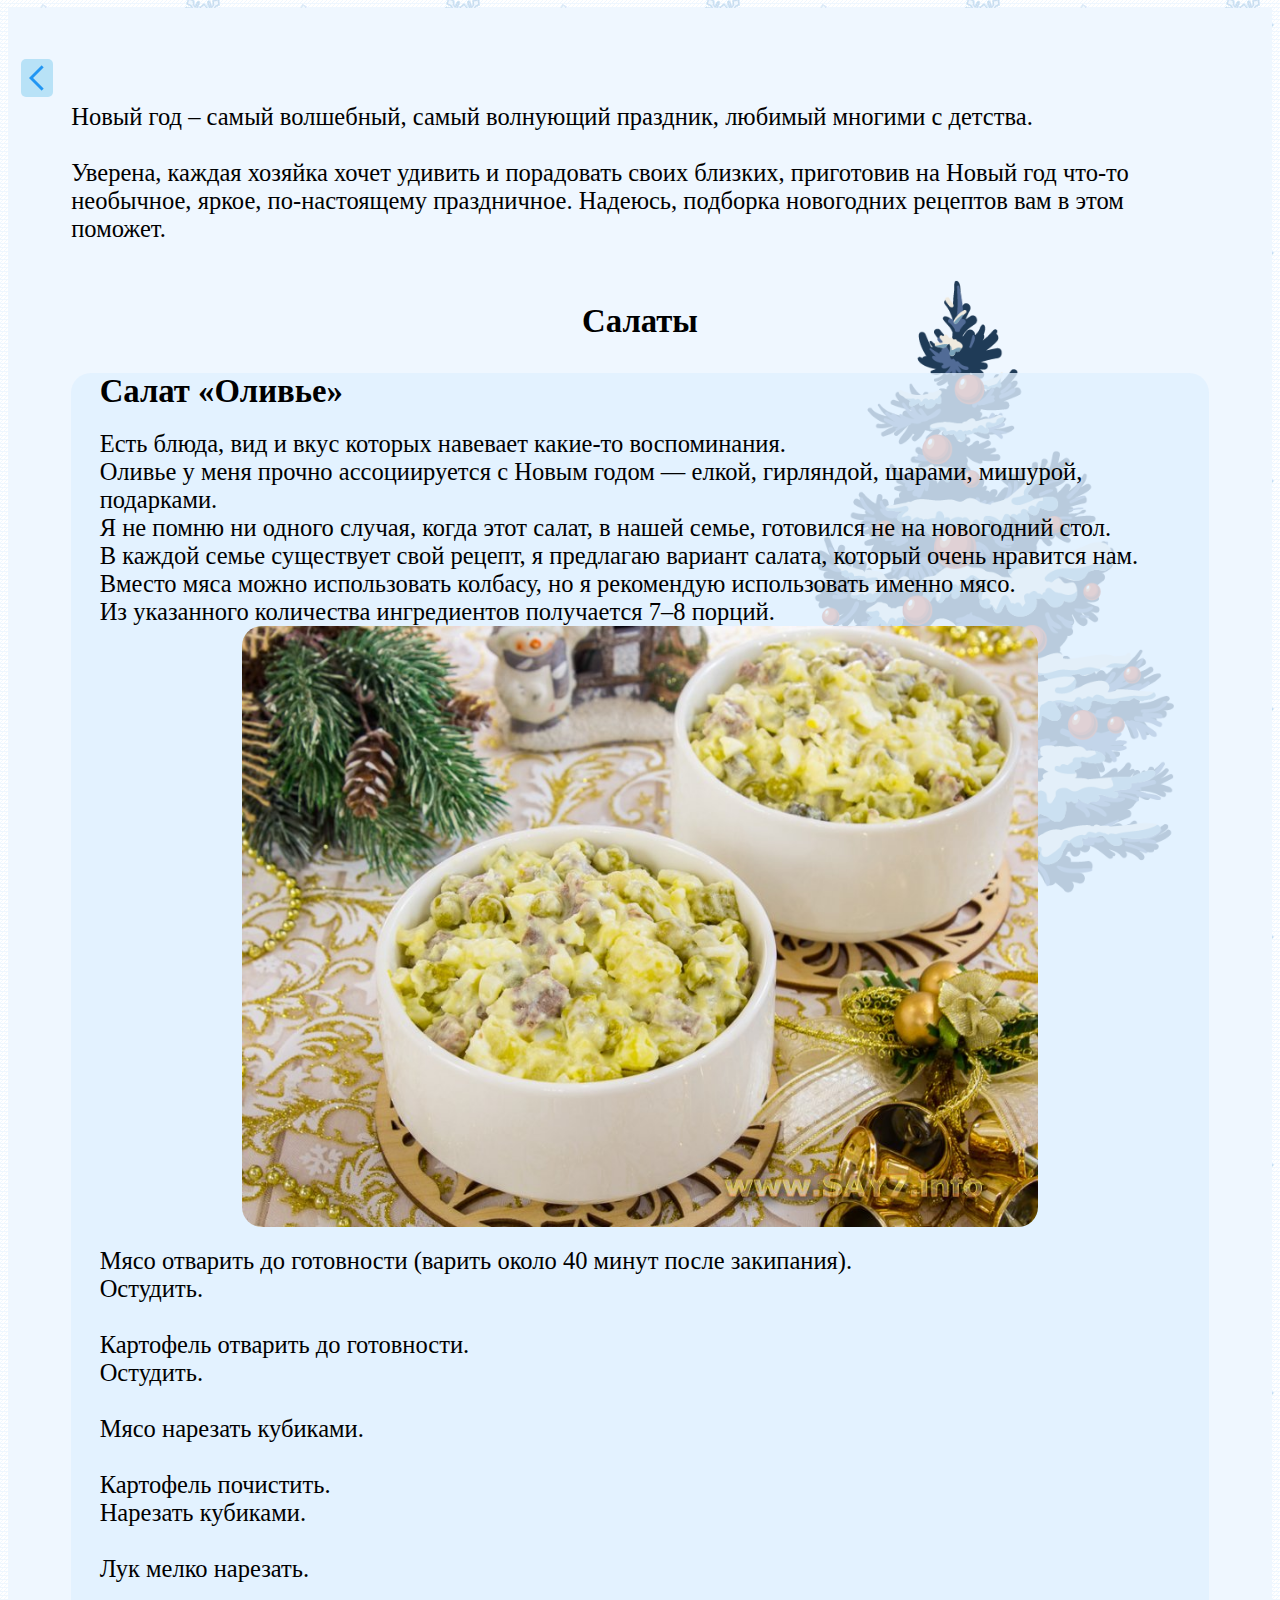
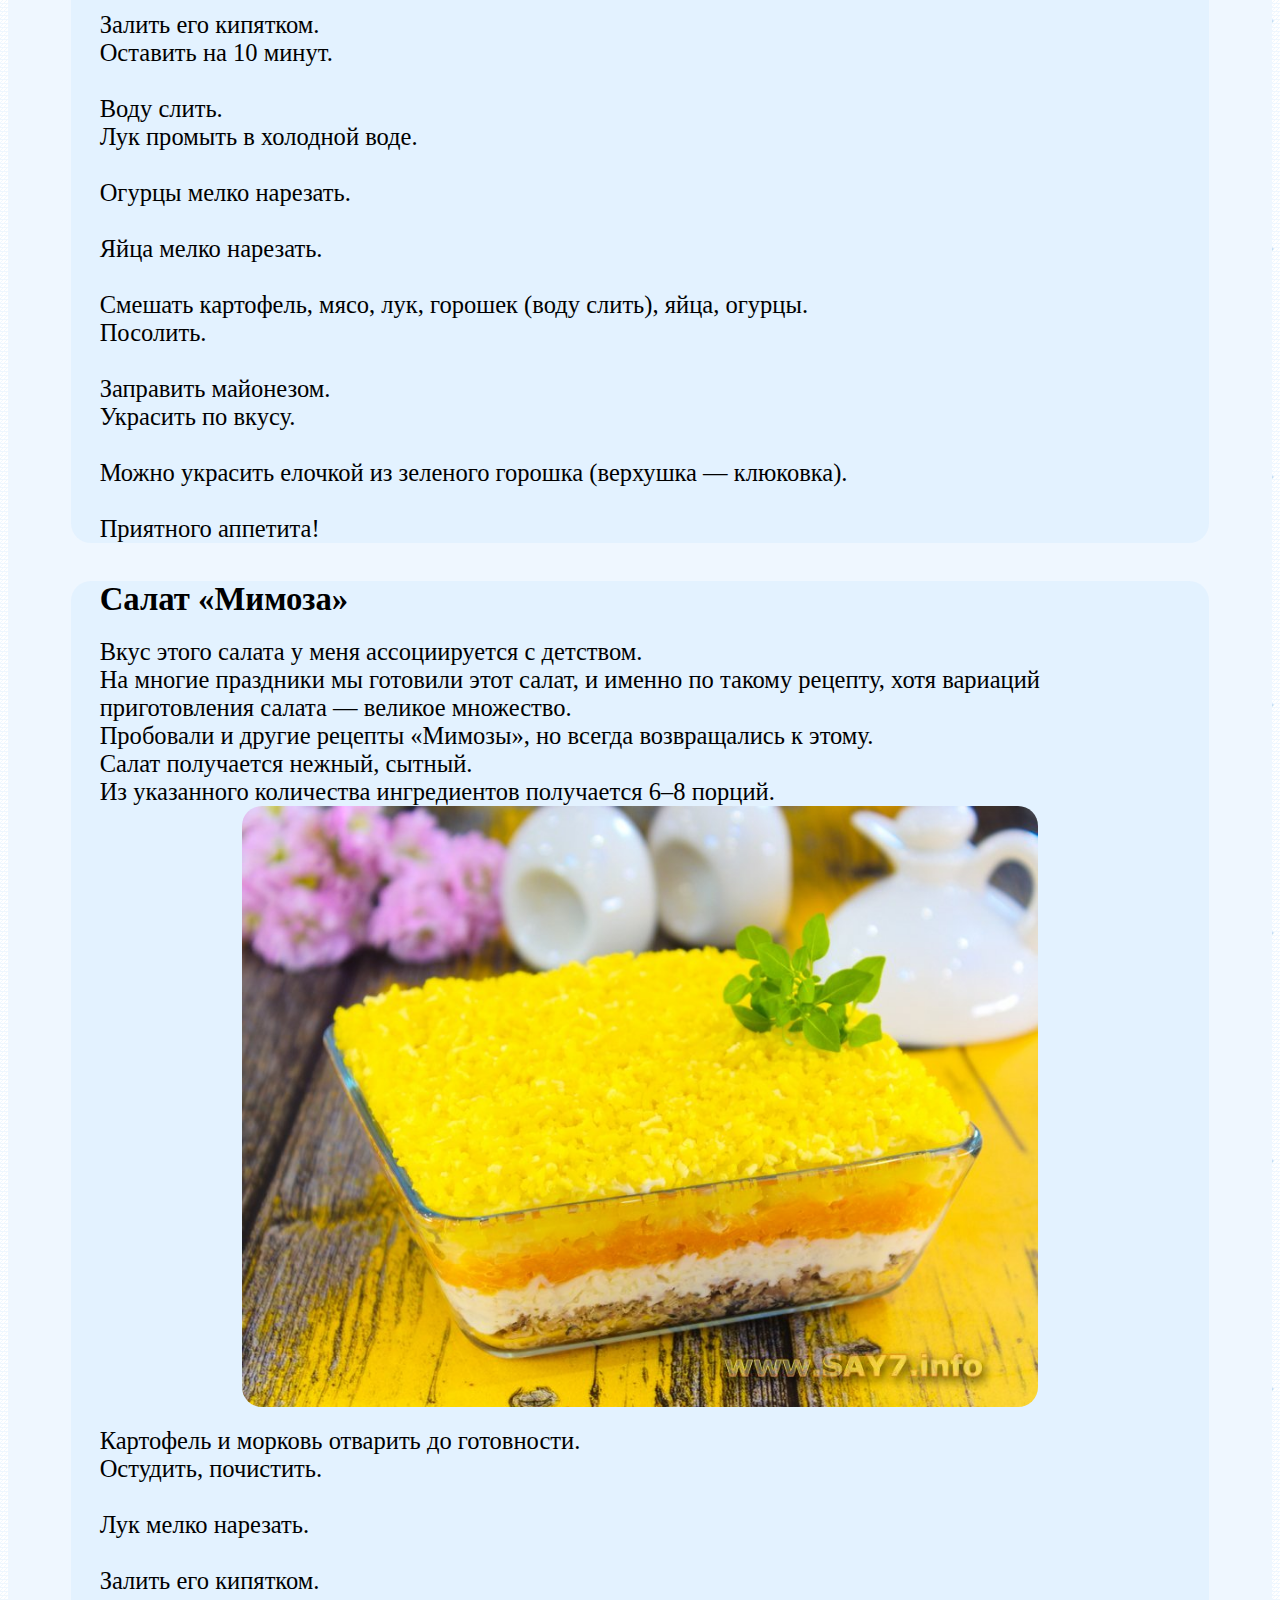
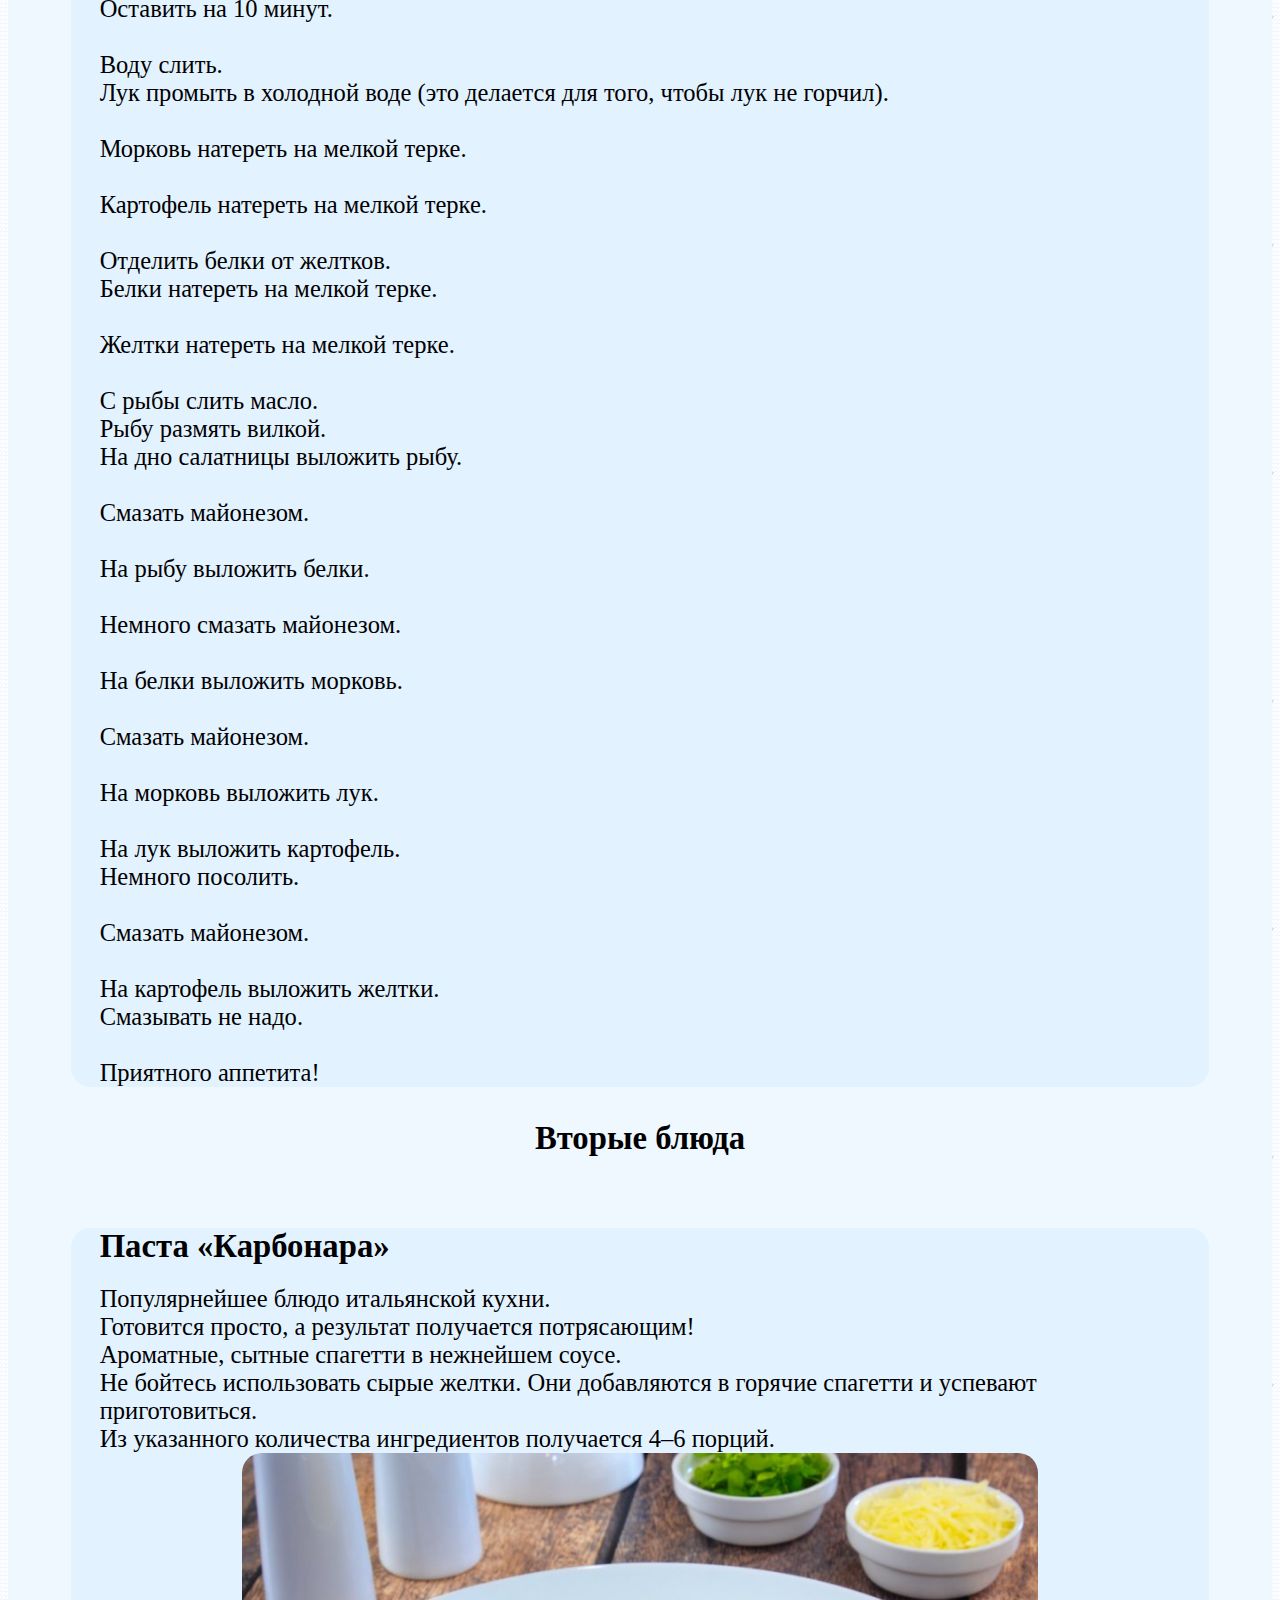
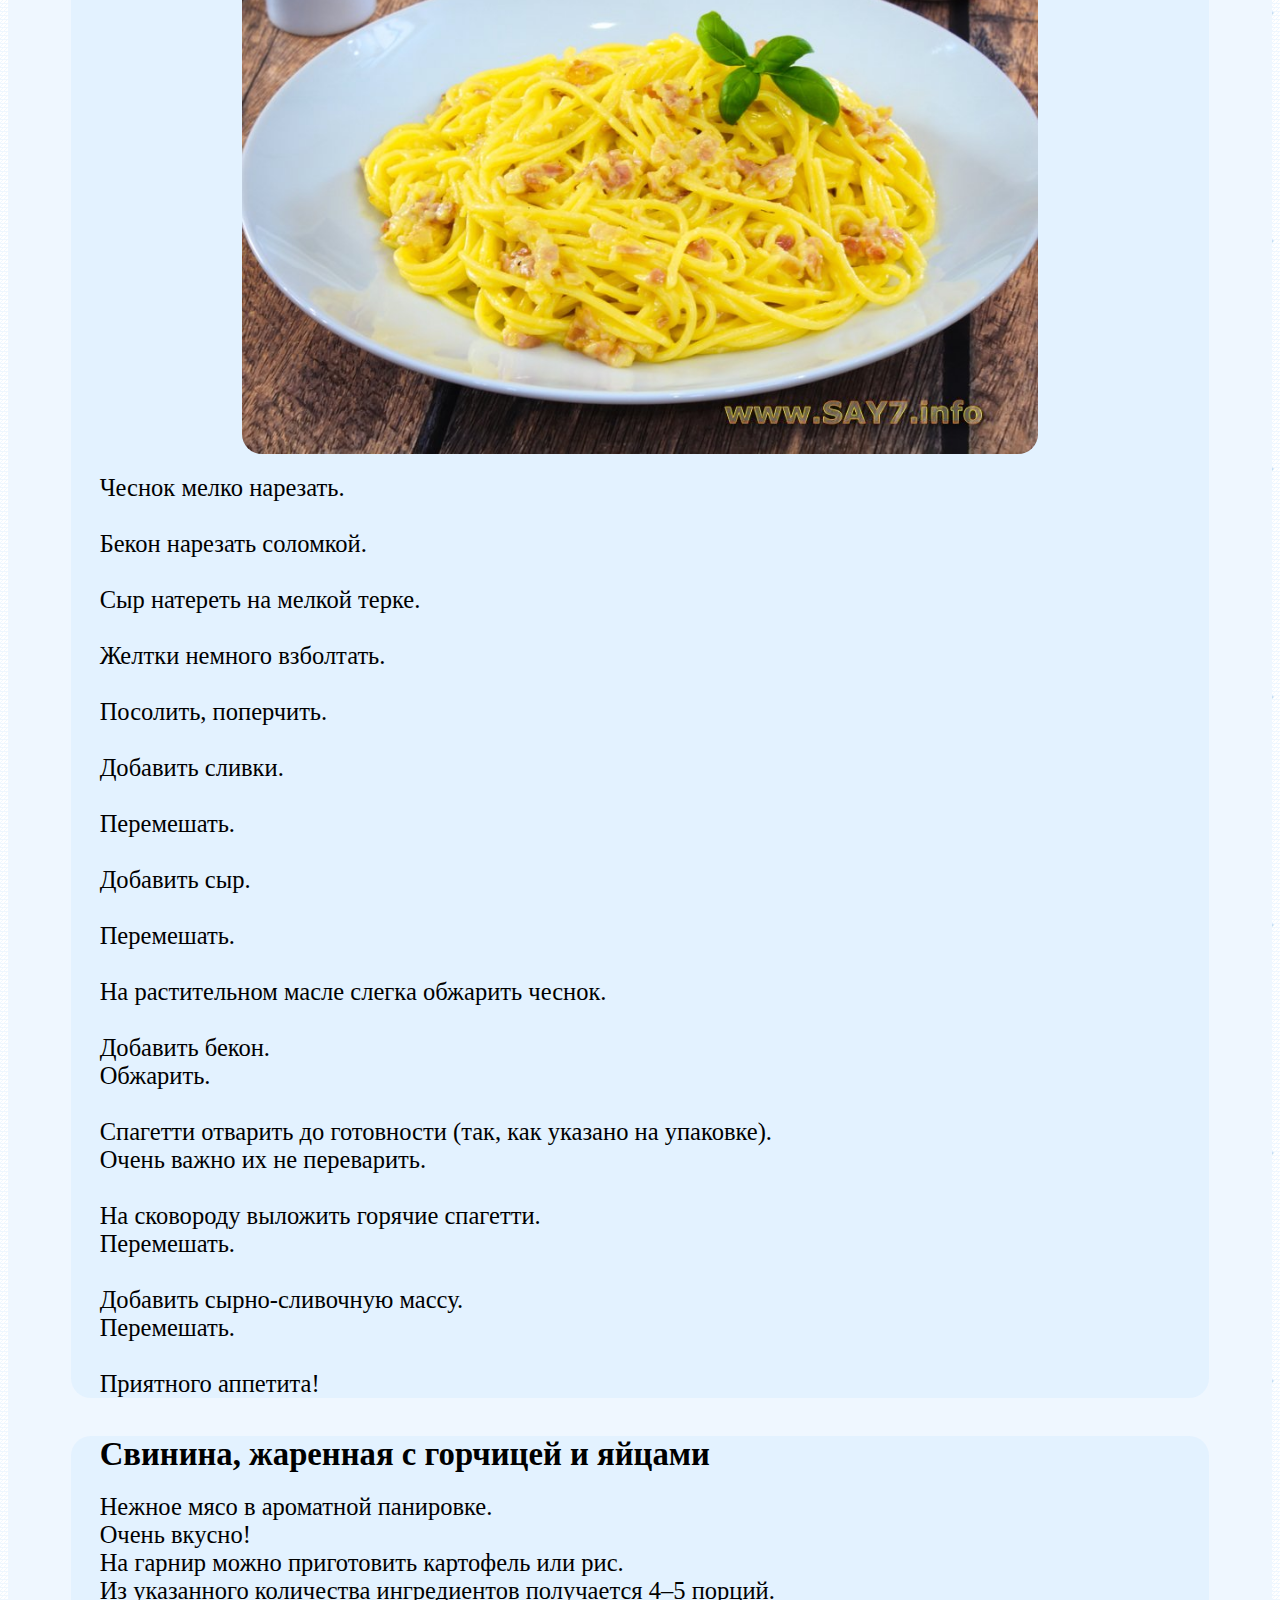
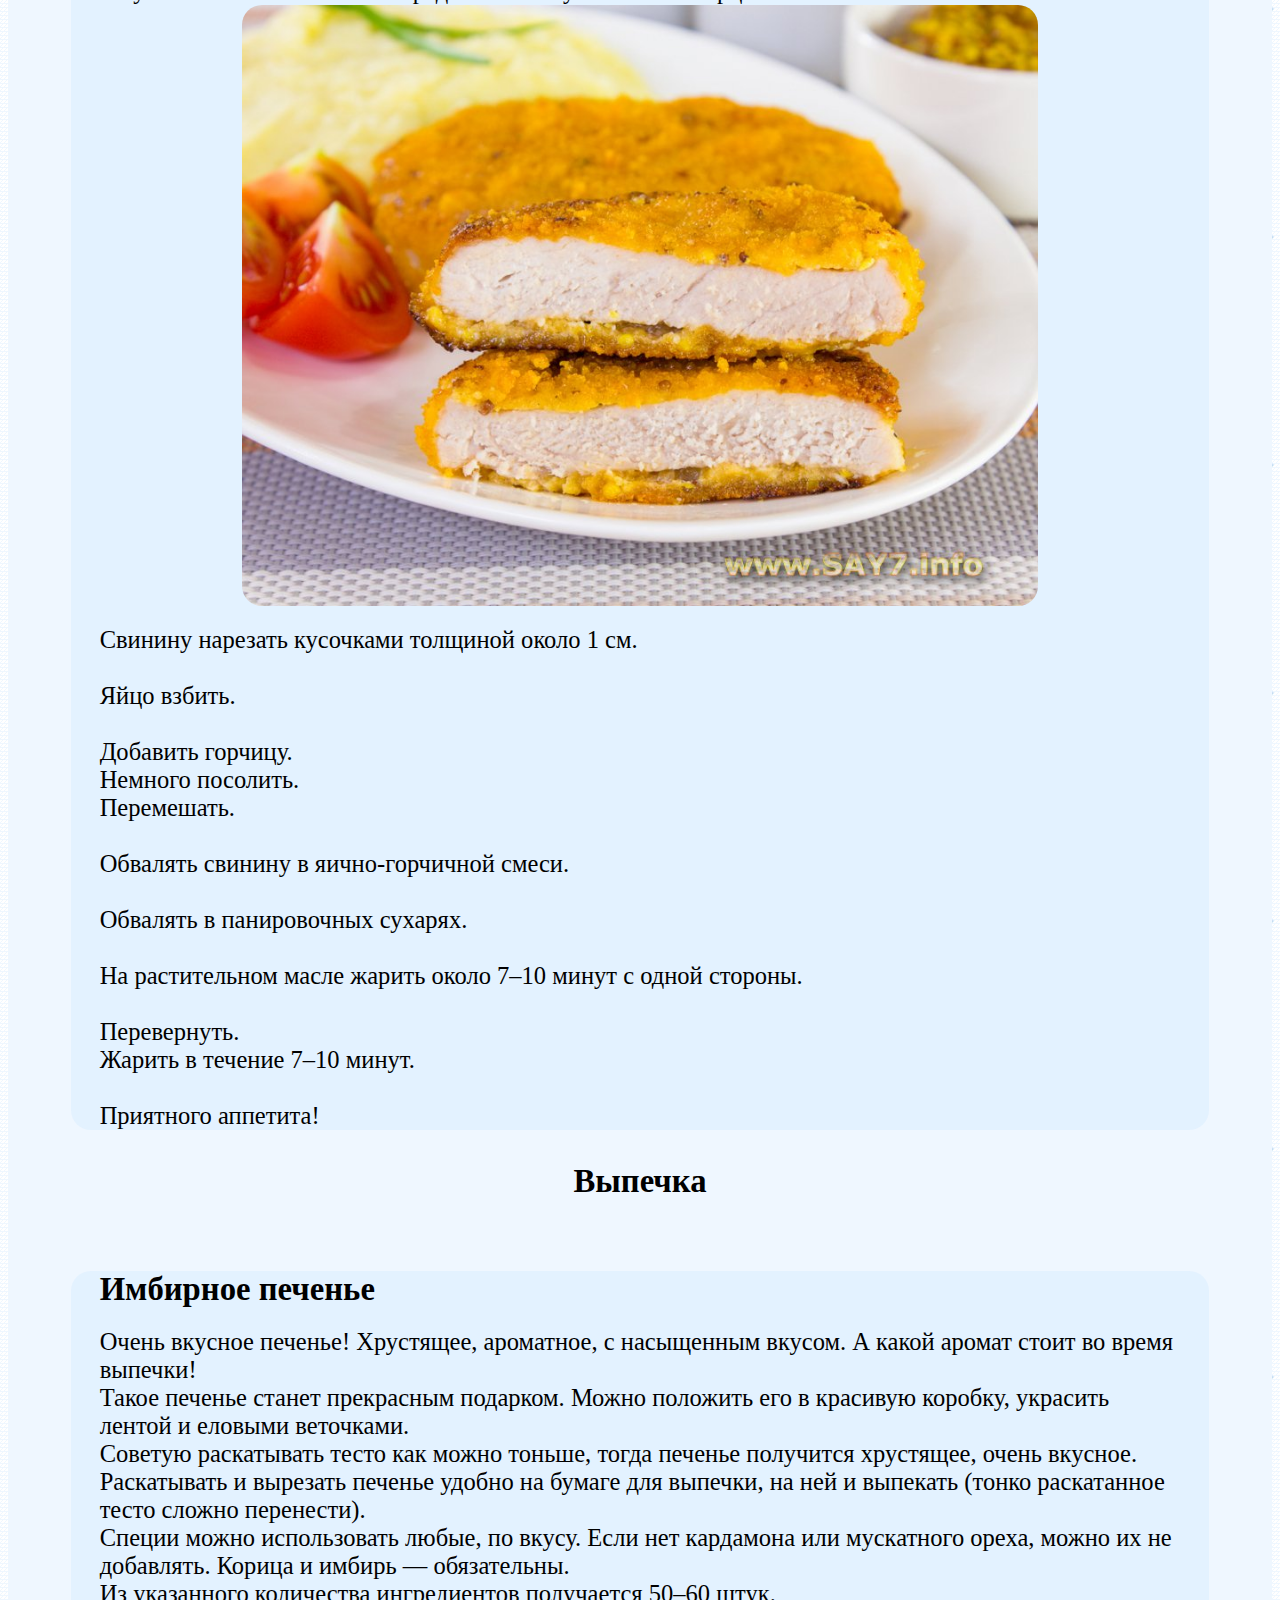
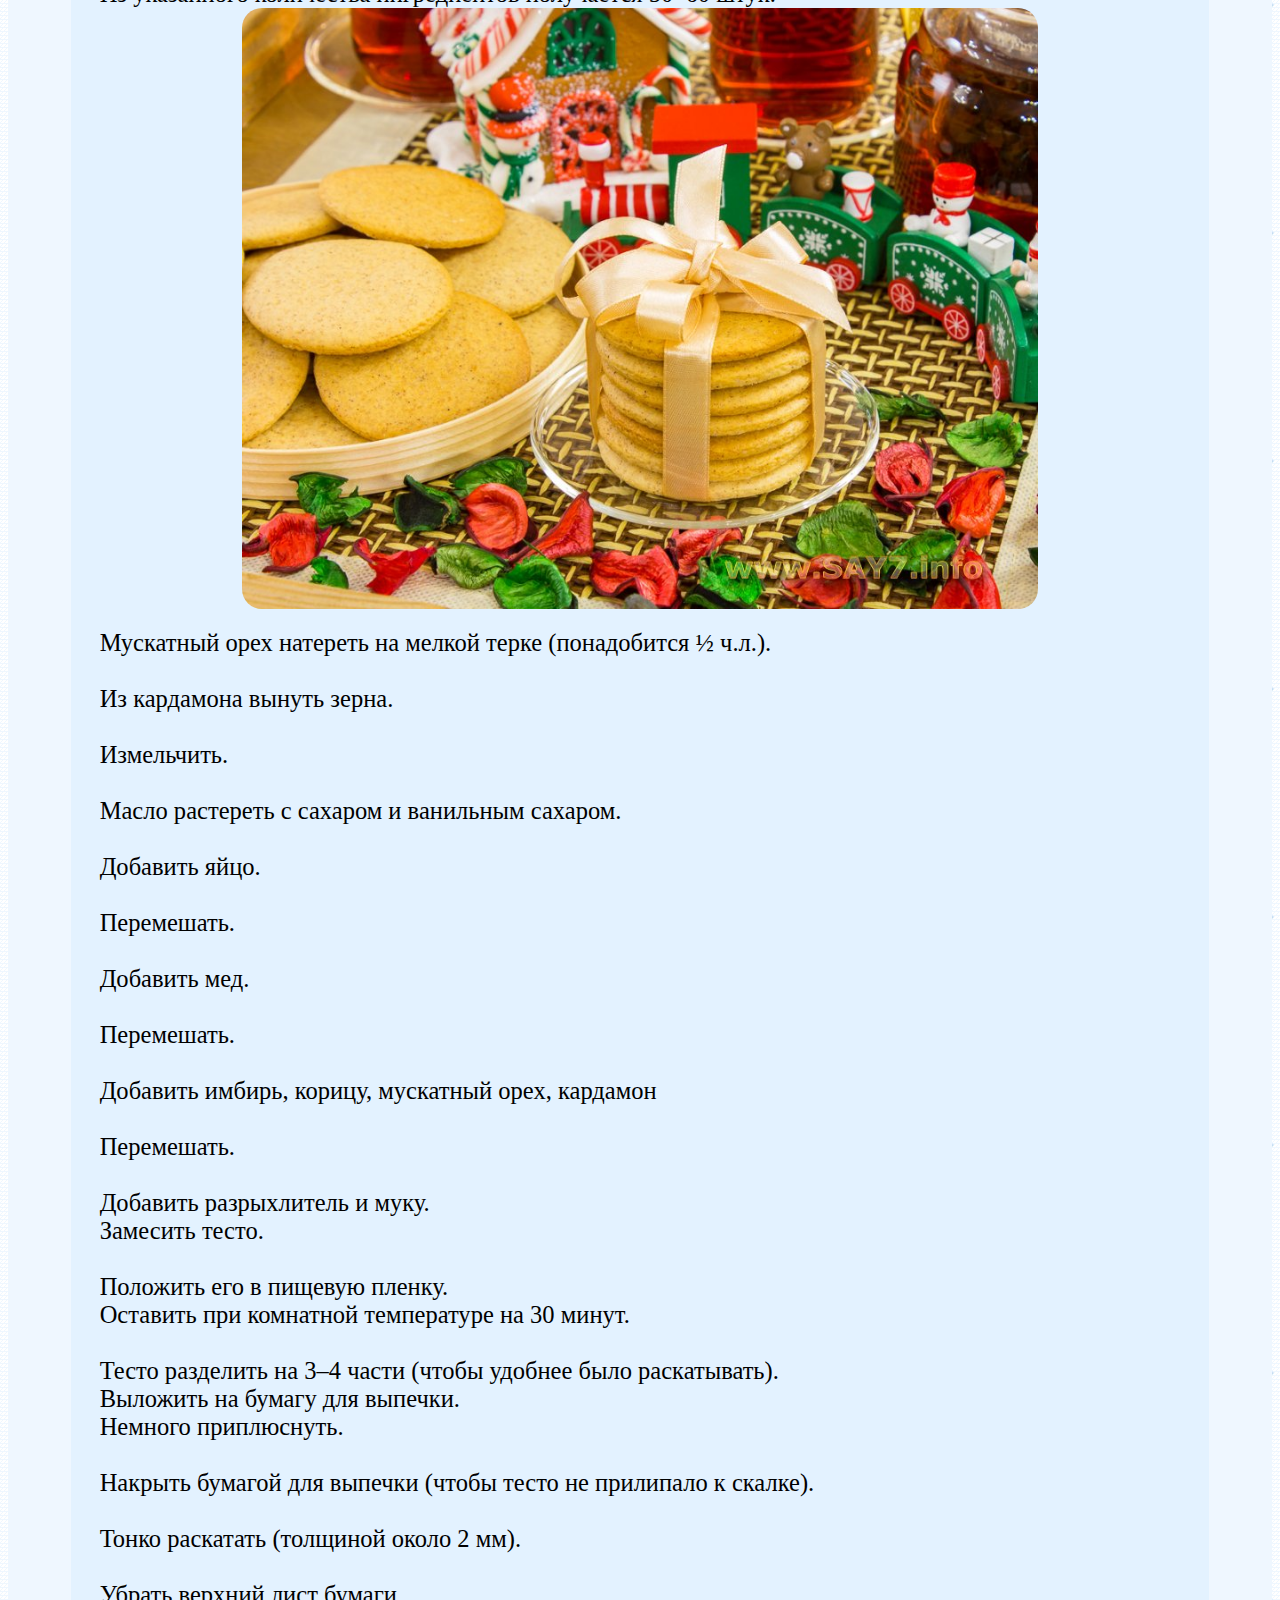
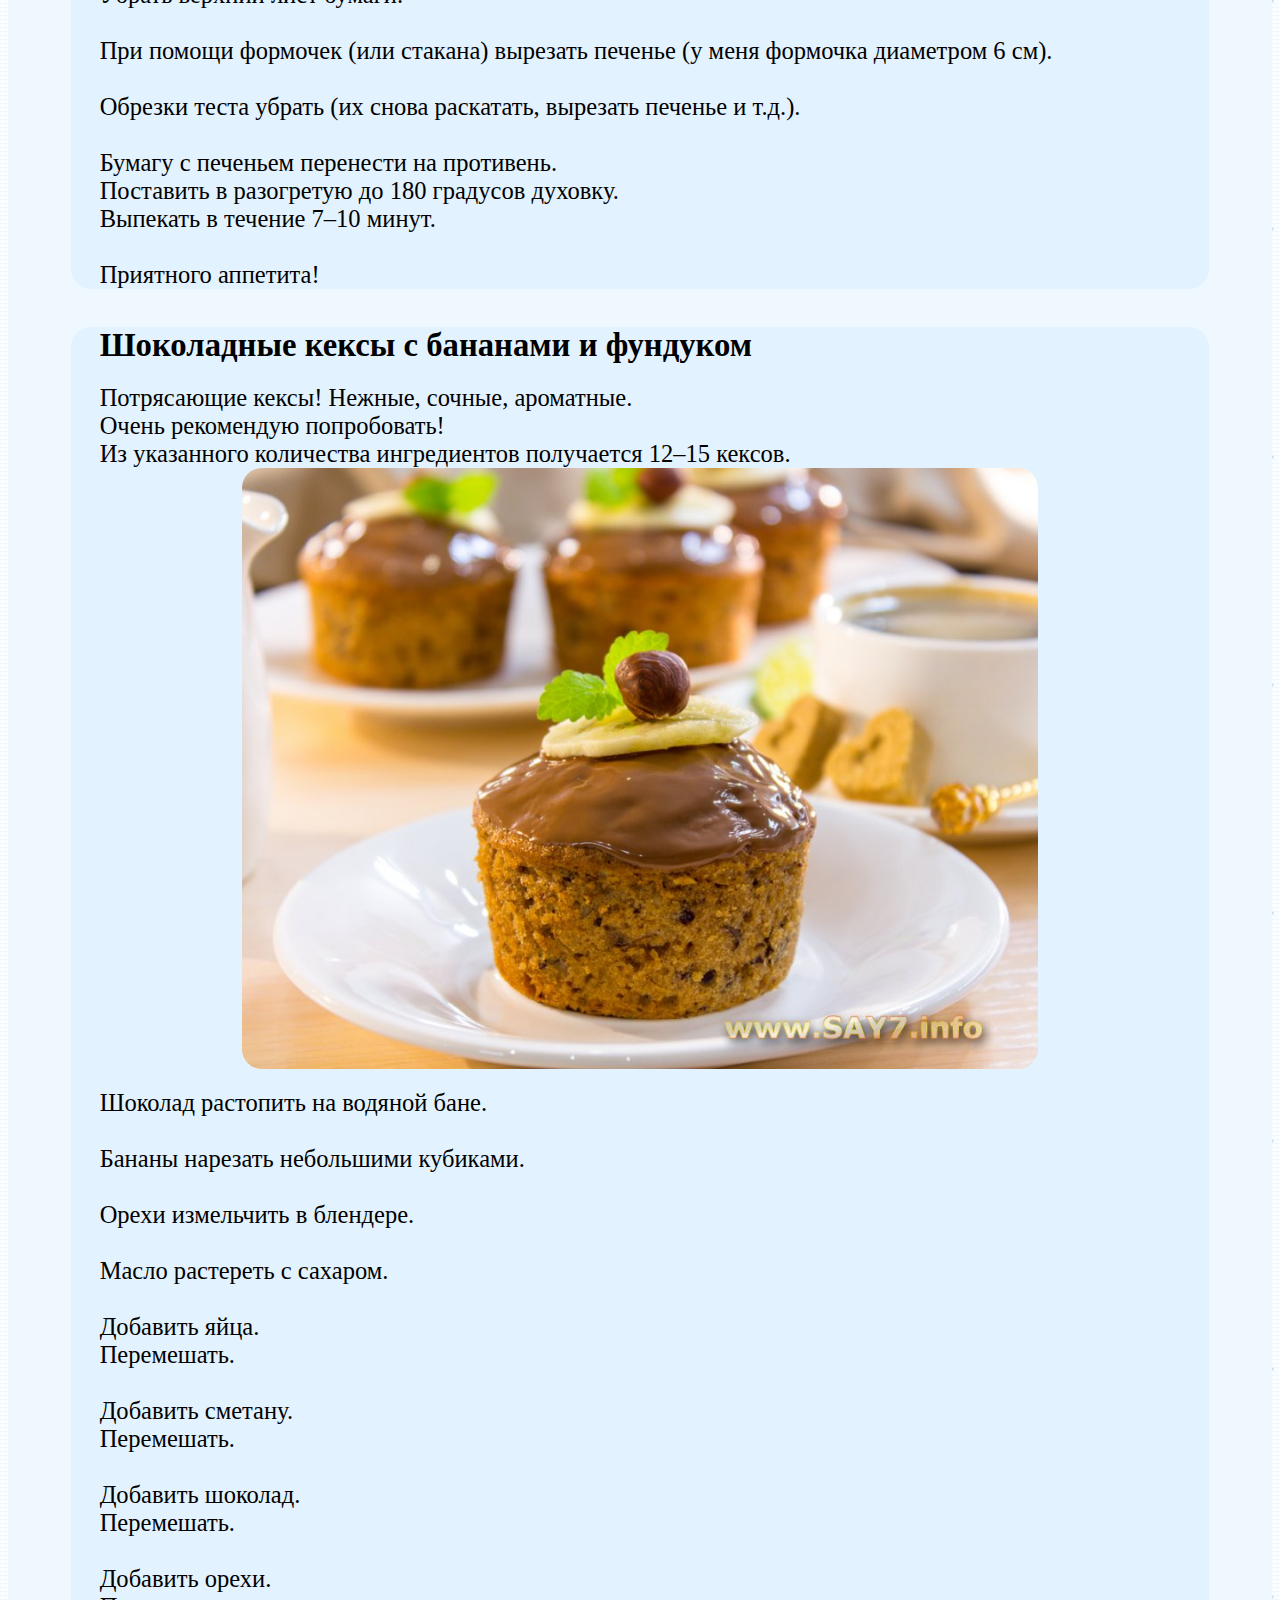
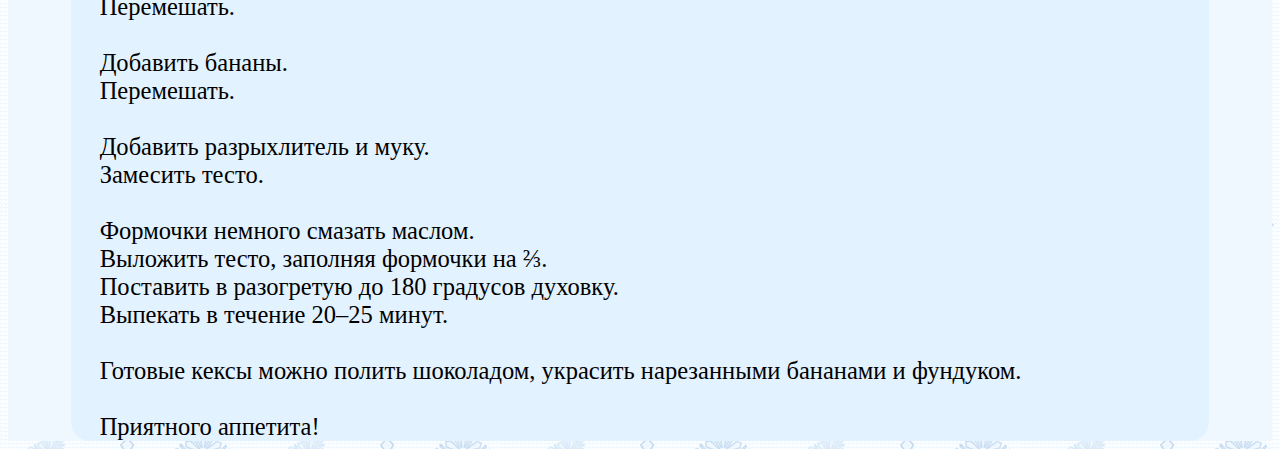
<file: recipe.html>
<!DOCTYPE html>
<html lang="en">
<head>
    <meta charset="UTF-8">
    <meta name="viewport" content="width=device-width, initial-scale=1.0">
    <link rel="stylesheet" href="css/recipe.css">
    <title>Document</title>
</head>
<body>
<div class="main">
    <div class="center">
        <div class="top">
            <a class="back" href="index.html"><img width="100%" height="100%" style="object-fit: contain;" src="images/back32.png" alt=""></a>
        </div>
        <span class="cc">Новый год – самый волшебный, самый волнующий праздник, любимый многими с детства.
            <br><br>
            Уверена, каждая хозяйка хочет удивить и порадовать своих близких, приготовив на Новый год что-то необычное, яркое, по‑настоящему праздничное. Надеюсь, подборка новогодних рецептов вам в этом поможет.<br><br>
        </span>
        <p class="cc1" ><b>Салаты</b></p>
        <div class="mid">
           <div class="foodcard">
                <span class="name"> <b>Салат «Оливье»</b></span>
                <span class="foodinfo">
                    Есть блюда, вид и вкус которых навевает какие-то воспоминания.<br>
                    Оливье у меня прочно ассоциируется с Новым годом — елкой, гирляндой, шарами, мишурой, подарками.<br>
                    Я не помню ни одного случая, когда этот салат, в нашей семье, готовился не на новогодний стол.<br>
                    В каждой семье существует свой рецепт, я предлагаю вариант салата, который очень нравится нам.<br>
                    Вместо мяса можно использовать колбасу, но я рекомендую использовать именно мясо.<br>
                    Из указанного количества ингредиентов получается 7–8 порций.<br>
                </span>
                <div class="foodimage">
                    <img width="100%" height="100%" style=" border-radius: 20px;" src="images/olivie.jpg" alt="">
                </div>
                <span class="foodabout">
                    Мясо отварить до готовности (варить около 40 минут после закипания). <br>
                    Остудить. <br>
                    <br>
                    Картофель отварить до готовности. <br>
                    Остудить. <br>
                    <br>
                    Мясо нарезать кубиками. <br>
                    <br>
                    Картофель почистить. <br>
                    Нарезать кубиками. <br> 
                    <br>
                    Лук мелко нарезать. <br>
                    <br>
                    Залить его кипятком. <br>
                    Оставить на 10 минут. <br>
                    <br>
                    Воду слить. <br>
                    Лук промыть в холодной воде. <br>
                    <br>
                    Огурцы мелко нарезать. <br>
                    <br>
                    Яйца мелко нарезать. <br>
                    <br>
                    Смешать картофель, мясо, лук, горошек (воду слить), яйца, огурцы. <br>
                    Посолить. <br>
                    <br>
                    Заправить майонезом. <br>
                    Украсить по вкусу. <br>
                    <br>
                    Можно украсить елочкой из зеленого горошка (верхушка — клюковка). <br>
                    <br>
                    Приятного аппетита!
                </span>
           </div>
           <div style="margin-top: 3%;" class="foodcard">
            <span class="name"> <b>Салат «Мимоза»</b></span>
            <span class="foodinfo">
                Вкус этого салата у меня ассоциируется с детством.<br>
                На многие праздники мы готовили этот салат, и именно по такому рецепту, хотя вариаций приготовления салата — великое множество.<br>
                Пробовали и другие рецепты «Мимозы», но всегда возвращались к этому.<br>
                Салат получается нежный, сытный.<br>
                Из указанного количества ингредиентов получается 6–8 порций.<br>
            </span>
            <div class="foodimage">
                <img width="100%" height="100%" style=" border-radius: 20px;" src="images/mimoza.jpg" alt="">
            </div>
            <span class="foodabout">
                Картофель и морковь отварить до готовности.<br>
                Остудить, почистить.<br>
                <br>
                Лук мелко нарезать.<br>
                <br>
                Залить его кипятком.<br>
                Оставить на 10 минут.<br>
                <br>
                Воду слить.<br>
                Лук промыть в холодной воде (это делается для того, чтобы лук не горчил).<br> 
                <br>
                Морковь натереть на мелкой терке.<br>
                <br>
                Картофель натереть на мелкой терке.<br>
                <br>
                Отделить белки от желтков.<br>
                Белки натереть на мелкой терке.<br>
                <br>
                Желтки натереть на мелкой терке.<br>
                <br>
                С рыбы слить масло.<br>
                Рыбу размять вилкой.<br>
                На дно салатницы выложить рыбу.<br>
                <br>
                Смазать майонезом.<br>
                <br>
                На рыбу выложить белки.<br>
                <br>
                Немного смазать майонезом.<br>
                <br>
                На белки выложить морковь. <br>
                <br>
                Смазать майонезом. <br>
                <br>
                На морковь выложить лук. <br>
                <br>
                На лук выложить картофель. <br>
                Немного посолить. <br>
                <br> 
                Смазать майонезом. <br>
                <br>
                На картофель выложить желтки. <br>
                Смазывать не надо.  <br>
                <br>
                Приятного аппетита!
            </span>
            </div>
            <p class="cc1" ><b>Вторые блюда</b></p>
            <div style="margin-top: 3%;" class="foodcard">
                <span class="name"> <b>Паста «Карбонара»</b></span>
                <span class="foodinfo">
                    Популярнейшее блюдо итальянской кухни.<br>
                    Готовится просто, а результат получается потрясающим!<br>
                    Ароматные, сытные спагетти в нежнейшем соусе.<br>
                    Не бойтесь использовать сырые желтки. Они добавляются в горячие спагетти и успевают приготовиться.<br>
                    Из указанного количества ингредиентов получается 4–6 порций.<br>
                </span>
                <div class="foodimage">
                    <img width="100%" height="100%" style=" border-radius: 20px;" src="images/karpibara.jpg" alt="">
                </div>
                <span class="foodabout">
                    Чеснок мелко нарезать.<br>
                    <br>
                    Бекон нарезать соломкой.<br>
                    <br>
                    Сыр натереть на мелкой терке.<br>
                    <br>
                    Желтки немного взболтать.<br>
                    <br>
                    Посолить, поперчить.<br>
                    <br> 
                    Добавить сливки.<br>
                    <br>
                    Перемешать.<br>
                    <br>
                    Добавить сыр.<br>
                    <br>
                    Перемешать.<br>
                    <br>
                    На растительном масле слегка обжарить чеснок.<br>
                    <br>
                    Добавить бекон.<br>
                    Обжарить.<br>
                    <br>
                    Спагетти отварить до готовности (так, как указано на упаковке).<br>
                    Очень важно их не переварить.<br>
                    <br>
                    На сковороду выложить горячие спагетти.<br>
                    Перемешать.<br>
                    <br>
                    Добавить сырно-сливочную массу.<br>
                    Перемешать. <br>
                    <br>
                    Приятного аппетита!
                </span>
                </div>
                <div style="margin-top: 3%;" class="foodcard">
                <span class="name"> <b>Свинина, жаренная с горчицей и яйцами</b></span>
                <span class="foodinfo">
                    Нежное мясо в ароматной панировке.<br>
                    Очень вкусно!<br>
                    На гарнир можно приготовить картофель или рис.<br>
                    Из указанного количества ингредиентов получается 4–5 порций.<br>
                </span>
                <div class="foodimage">
                    <img width="100%" height="100%" style=" border-radius: 20px;" src="images/svinina.jpg" alt="">
                </div>
                <span class="foodabout">
                    Свинину нарезать кусочками толщиной около 1 см.<br>
                    <br>
                    Яйцо взбить.<br>
                    <br>
                    Добавить горчицу.<br>
                    Немного посолить.<br>
                    Перемешать.<br>
                    <br>
                    Обвалять свинину в яично-горчичной смеси.<br>
                    <br> 
                    Обвалять в панировочных сухарях.<br>
                    <br>
                    На растительном масле жарить около 7–10 минут с одной стороны.<br>
                    <br>
                    Перевернуть.<br>
                    Жарить в течение 7–10 минут.<br>
                    <br>
                    Приятного аппетита!<br>
                </span>
            </div>
            <p class="cc1" ><b>Выпечка</b></p>
            <div style="margin-top: 3%;" class="foodcard">
                <span class="name"> <b>Имбирное печенье</b></span>
                <span class="foodinfo">
                    Очень вкусное печенье! Хрустящее, ароматное, с насыщенным вкусом. А какой аромат стоит во время выпечки!<br>
                    Такое печенье станет прекрасным подарком. Можно положить его в красивую коробку, украсить лентой и еловыми веточками.<br>
                    Советую раскатывать тесто как можно тоньше, тогда печенье получится хрустящее, очень вкусное. Раскатывать и вырезать печенье удобно на бумаге для выпечки, на ней и выпекать (тонко раскатанное тесто сложно перенести).<br>
                    Специи можно использовать любые, по вкусу. Если нет кардамона или мускатного ореха, можно их не добавлять. Корица и имбирь — обязательны.<br>
                    Из указанного количества ингредиентов получается 50–60 штук.<br>
                </span>
                <div class="foodimage">
                    <img width="100%" height="100%" style=" border-radius: 20px;" src="images/pechenka.jpg" alt="">
                </div>
                <span class="foodabout">
                    Мускатный орех натереть на мелкой терке (понадобится ½ ч.л.).<br>
                    <br>
                    Из кардамона вынуть зерна.<br>
                    <br>
                    Измельчить.<br>
                    <br>
                    Масло растереть с сахаром и ванильным сахаром.<br>
                    <br>
                    Добавить яйцо.<br>
                    <br> 
                    Перемешать.<br>
                    <br>
                    Добавить мед.<br>
                    <br>
                    Перемешать.<br>
                    <br>
                    Добавить имбирь, корицу, мускатный орех, кардамон<br>
                    <br>
                    Перемешать.<br>
                    <br>
                    Добавить разрыхлитель и муку.<br>
                    Замесить тесто.<br>
                    <br>
                    Положить его в пищевую пленку.<br>
                    Оставить при комнатной температуре на 30 минут.<br>
                    <br>
                    Тесто разделить на 3–4 части (чтобы удобнее было раскатывать).<br>
                    Выложить на бумагу для выпечки.<br>
                    Немного приплюснуть.<br>
                    <br>
                    Накрыть бумагой для выпечки (чтобы тесто не прилипало к скалке).<br>
                    <br>
                    Тонко раскатать (толщиной около 2 мм).<br>
                    <br>
                    Убрать верхний лист бумаги.<br>
                    <br>
                    При помощи формочек (или стакана) вырезать печенье (у меня формочка диаметром 6 см).<br>
                    <br>
                    Обрезки теста убрать (их снова раскатать, вырезать печенье и т.д.).<br>
                    <br>
                    Бумагу с печеньем перенести на противень.<br>
                    Поставить в разогретую до 180 градусов духовку.<br>
                    Выпекать в течение 7–10 минут.<br>
                    <br>
                    Приятного аппетита!
                </span>
            </div>
            <div style="margin-top: 3%;" class="foodcard">
                <span class="name"> <b>Шоколадные кексы с бананами и фундуком</b></span>
                <span class="foodinfo">
                    Потрясающие кексы! Нежные, сочные, ароматные.<br>
                    Очень рекомендую попробовать!<br>
                    Из указанного количества ингредиентов получается 12–15 кексов.<br>
                </span>
                <div class="foodimage">
                    <img width="100%" height="100%" style=" border-radius: 20px;" src="images/kekes s bananchiki.jpg" alt="">
                </div>
                <span class="foodabout">
                    Шоколад растопить на водяной бане.<br>
                    <br>
                    Бананы нарезать небольшими кубиками.<br>
                    <br>
                    Орехи измельчить в блендере.<br>
                    <br>
                    Масло растереть с сахаром.<br>
                    <br>
                    Добавить яйца.<br>
                    Перемешать.<br> 
                    <br>
                    Добавить сметану.<br>
                    Перемешать.<br>
                    <br>
                    Добавить шоколад.<br>
                    Перемешать.<br>
                    <br>
                    Добавить орехи.<br>
                    Перемешать.<br>
                    <br>
                    Добавить бананы.<br>
                    Перемешать.<br>
                    <br>
                    Добавить разрыхлитель и муку.<br>
                    Замесить тесто.<br>
                    <br>
                    Формочки немного смазать маслом.<br>
                    Выложить тесто, заполняя формочки на ⅔.<br>
                    Поставить в разогретую до 180 градусов духовку.<br>
                    Выпекать в течение 20–25 минут.<br>
                    <br>
                    Готовые кексы можно полить шоколадом, украсить нарезанными бананами и фундуком.<br>
                    <br>
                    Приятного аппетита!
                </span>
            </div>
        </div>
    </div>
</div>
</body>
</html>
</file>
<file: css/style.css>
/* .main {
    width: 100vw;
    height: 100vh;
    display: flex;
    justify-content: space-evenly;
    align-items: center;
    background-image: url('../images/fon2.png');
    background-repeat: repeat;
}   */

/* div {
    border: none !important;
} */

button {
    cursor: pointer;
}

body {
    background-image: url('../images/fon2.png');
    background-repeat: repeat;
}

.center {
    width: 1280px;
    height: 100vh;
    background-color: #EFF7FF;
    display: flex;
    justify-content: center;
    align-items: flex-start;
    flex-wrap: wrap;
    margin: 0 auto;
    background-image: url(../images/w.png);
    background-repeat: no-repeat;
    background-size: cover;
    @media (max-width:1290px) {
        width: 100%;
    }
}

.girsh {
    position: absolute;
    top: 0;
    left: -20px;
    height: 100px;
    background-color: rgba(0, 0, 0, 0);
    border: none;
}


.girshan {
    animation-name: anim;
    animation-duration: 1s;
    animation-iteration-count: 1;
    animation-direction:alternate;
    /* animation-timing-function: cubic-bezier(0.41, 0.98, 0.54, 0.15); */
    animation-timing-function: cubic-bezier(0.74,-0.01, 0.18, 0.99);

}

@keyframes anim {
    0% {
        transform: translateY(0px);
    }

    50% {
        transform: translateY(20px);
    }
    
    100% {
        transform: translateY(0px);
    }
}

.girsh:hover {
    transform: scale(1.1);
    transition: all 0.2s;
}

#gir {
    position: absolute;
    top: 0;
    left: 0;
    background-image:url('../gir.png');
    height: 62px;
    width: 100%;
    overflow: hidden;
    z-index: 10;
    pointer-events: none
}  
.gir_1 {
    background-position: 0 0
}  
.gir_2 {
    background-position: 0 -62px
}  
.gir_3 {
    background-position: 0 -124px
}

.top {
    margin-top: 3.49vw;
    width: 53.125vw;
    display: flex;
    justify-content: space-evenly;
    align-content: space-between;
    flex-wrap: wrap;
}

.countdown {
    width: 100%;
    min-width: 200px;
    display: flex;
    justify-content: center;
}

.mid {
    width: 100%;
    height: 70%;
    display: flex;
    justify-content: flex-start;
    align-items: center;
}

.forcard {
    width: calc(1000px - 25vw);
    max-width: 718px;
    height: 588px;
    display: flex;
    flex-wrap: wrap;
    justify-content: center;
    align-content: space-around;
}
.card2 {
    width: 240px;
    height: 240px;
    background-color: #E0F0FF;
    border-radius: 22px;
    text-decoration: none;
    display: flex;
    justify-content: center;
    align-items: center;
    flex-wrap: wrap;
    color: black;
}
.card3 {
    width: 240px;
    height: 240px;
    background-color: #E0F0FF;
    border-radius: 22px;
    text-decoration: none;
    display: flex;
    justify-content: center;
    align-items: center;
    flex-wrap: wrap;
    color: black;
}
.card4 {
    width: 240px;
    height: 240px;
    background-color: #E0F0FF;
    border-radius: 22px;
    text-decoration: none ;
    display: flex ;
    justify-content: center;
    align-items: center;
    flex-wrap: wrap;
    color: black;
}
.card1 {
    width: 240px;
    height: 240px;
    background-color: #E0F0FF;
    border-radius: 22px;
    text-decoration: none;
    display: flex;
    justify-content: center;
    align-items: center;
    flex-wrap: wrap;
    color: black;
}

.card {
    display: none;

}

.butshuf {
    font-size: calc(18px + 5 * (100vw - 320px) / 880);
    background-color: #E0F0FF;
    border-radius: 10px;
    border: 1px solid black;
}

.butshuf:hover, .snowbut:hover {
    /* transform: scale(1.2); */
    background-color: #bfdaf3;
    box-shadow:2px 2px 4px gray;
    transition: all 0.2s;
}

.snowbut {
    font-size: calc(18px + 5 * (100vw - 320px) / 880);
    background-color: #E0F0FF;
    border-radius: 10px;
    border: 1px solid black;
}

.forbut {
    width: 70%;
    display: flex;
    justify-content: center;
    margin-top: 20%;
}

.nowcard {
    display: flex;
}

.imggift {
    width: 173px;
    height: 188px;
}

.timer {
    color: #537FA6;
    display: flex;
    justify-content: center;
    align-items: center;
}

.snowblock {
    position: absolute;
    top: 0;
    left: 0;
    z-index: 100;
    pointer-events: none;
    width: 100%;
    height: 100%;
    background-image: url(../images/snow1.png), url(..//images/snow2.png), url(../images/snow3.png);
    animation: snow 40s linear infinite;
    display: none;
}

.snowon {
    display: block;
}

@keyframes snow {
    0% {
        background-position: 0px 0px, 0px 0px, 0px 0px;
    }
    100% {
        background-position: 1800px 2000px, 1600px 1600px, 1400px 1200px;
    }
}


@media (max-width:1153px) {
    .top {
        width: 80vw;
    }

    .aaa {
        width: 100% !important;
    }
}

@media (max-width:720px) {
    body {
        margin: 0 0;
        background-image: url(../images/ww2.png);
        /* background-color: ; */
    }

    .center {
        background-image: none;
        background-color: rgba(0, 0, 0, 0)
    }


}

@media (max-width:599px) {
    .card {
        width: 200px;
    }
}

@media (max-width:400px) {
    .forcard {
        justify-content: center;
        height: 100%;
    }

    .card {
        margin-top: 5%;
    }
}
</file>
<file: css/films.css>
/* div {
    border: none !important;
} */

body {
    background-image: url('../images/fon2.png');
    background-repeat: repeat;
}

.center {
    width: 1280px;
    background-color: #EFF7FF;
    display: flex;
    justify-content: center;
    align-items: flex-start;
    flex-wrap: wrap;
    margin: 0 auto;
    background-image: url(../images/w.png);
    background-attachment: fixed;
    background-repeat: no-repeat;
    background-size:contain;
    background-position: bottom;
    @media (max-width:1290px) {
        width: 100%;
    }
}

.top {
    margin-top: 3.49vw;
    height: 50px;
    width: 98%;
    display: flex;
    justify-content: flex-start ;
    align-content: center;
    flex-wrap: wrap;
}

.back {
    background-color: #b8e2f7;
    text-decoration: none;
    color: black;
    border-radius: 5px;
    font-size: 24px;
    /* font-weight:bold; */
}

.back:hover {
    transform: scale(1.2);
    transition: all 0.2s;
}

.mid {
    width: 100%;
    height: 80%;
    display: flex;
    justify-content: center;
    align-items: center;
    flex-wrap: wrap;
}

.filmcard {
    width: 90%;
    display: flex;
    align-content: space-evenly ;
    justify-content: center;
    flex-wrap: wrap;
    background-color: rgba(224, 240, 255, 80%);
    border-radius: 20px;
}

.filminfo {
    width: 95%;
    margin-top: 20px;
    font-size: calc(18px + 6 * (100vw - 320px) / 880);;
}

.name {
    font-size:calc(24px + 8 * (100vw - 320px) / 880);
    width: 95%;
}

.filmimage {
    width: 70%;
}

.filmimage:hover {
    transform: scale(1.1);
    transition: all 0.2s;
}

.filmabout {
    width: 95%;
    margin-top: 20px;
    font-size:calc(18px + 6 * (100vw - 320px) / 880);
}

.cc {
    width: 90%;
    font-size:calc(18px + 6 * (100vw - 320px) / 880);
}

@media (max-width:1153px) {



}

@media (max-width:720px) {
    body {
        margin: 0 0;
        background-image: url(../images/ww2.png);
        /* background-color: ; */
    }

    .center {
        background-image: none;
        background-color: rgba(0, 0, 0, 0)
    }

    .filmimage {
        width: 90%;
    }

}

@media (max-width:599px) {

}

@media (max-width:400px) {

}
</file>
<file: css/games.css>
/* div {
    border: none !important;
} */

body {
    background-image: url('../images/fon2.png');
    background-repeat: repeat;
}

.center {
    width: 1280px;
    background-color: #EFF7FF;
    display: flex;
    justify-content: center;
    align-items: flex-start;
    flex-wrap: wrap;
    margin: 0 auto;
    background-image: url(../images/w.png);
    background-attachment: fixed;
    background-repeat: no-repeat;
    background-size:contain;
    background-position: bottom;
    @media (max-width:1290px) {
        width: 100%;
    }
}

.top {
    margin-top: 3.49vw;
    height: 50px;
    width: 98%;
    display: flex;
    justify-content: flex-start ;
    align-content: center;
    flex-wrap: wrap;
}

.back {
    background-color: #b8e2f7;
    text-decoration: none;
    color: black;
    border-radius: 5px;
    font-size: 24px;
    /* font-weight:bold; */
}

.back:hover {
    transform: scale(1.2);
    transition: all 0.2s;
}

.mid {
    width: 100%;
    height: 80%;
    display: flex;
    justify-content: center;
    align-items: center;
    flex-wrap: wrap;
}

.gamecard {
    width: 90%;
    display: flex;
    align-content: space-evenly ;
    justify-content: center;
    flex-wrap: wrap;
    background-color: rgba(224, 240, 255, 80%);
    border-radius: 20px;
}

.gameinfo {
    width: 95%;
    margin-top: 20px;
    font-size: calc(18px + 6 * (100vw - 320px) / 880);;
}

.name {
    font-size:calc(24px + 8 * (100vw - 320px) / 880);
    width: 95%;
}

.gameimage {
    width: 70%;
}

.gameimage:hover {
    transform: scale(1.04);
    transition: all 0.2s;
}

.gameabout {
    width: 95%;
    margin-top: 20px;
    font-size:calc(18px + 6 * (100vw - 320px) / 880);
}

.cc {
    width: 90%;
    font-size:calc(18px + 6 * (100vw - 320px) / 880);
}

@media (max-width:1153px) {



}

@media (max-width:720px) {
    body {
        margin: 0 0;
        background-image: url(../images/ww2.png);
        /* background-color: ; */
    }

    .center {
        background-image: none;
        background-color: rgba(0, 0, 0, 0)
    }

    .filmimage {
        width: 90%;
    }

}

@media (max-width:599px) {

}

@media (max-width:400px) {

}
</file>
<file: css/recipe.css>
/* div {
    border: none !important;
} */

body {
    background-image: url('../images/fon2.png');
    background-repeat: repeat;
}

.center {
    width: 1280px;
    background-color: #EFF7FF;
    display: flex;
    justify-content: center;
    align-items: flex-start;
    flex-wrap: wrap;
    margin: 0 auto;
    background-image: url(../images/w.png);
    background-attachment: fixed;
    background-repeat: no-repeat;
    background-size:contain;
    background-position: bottom;
    @media (max-width:1290px) {
        width: 100%;
    }
}

.top {
    margin-top: 3.49vw;
    height: 50px;
    width: 98%;
    display: flex;
    justify-content: flex-start ;
    align-content: center;
    flex-wrap: wrap;
}

.back {
    background-color: #b8e2f7;
    text-decoration: none;
    color: black;
    border-radius: 5px;
    font-size: 24px;
    /* font-weight:bold; */
}

.back:hover {
    transform: scale(1.2);
    transition: all 0.2s;
}

.mid {
    width: 100%;
    height: 80%;
    display: flex;
    justify-content: center;
    align-items: center;
    flex-wrap: wrap;
}

.foodcard {
    width: 90%;
    display: flex;
    align-content: space-evenly ;
    justify-content: center;
    flex-wrap: wrap;
    background-color: rgba(224, 240, 255, 80%);
    border-radius: 20px;
}

.foodinfo {
    width: 95%;
    margin-top: 20px;
    font-size: calc(18px + 6 * (100vw - 320px) / 880);;
}

.name {
    font-size:calc(24px + 8 * (100vw - 320px) / 880);
    width: 95%;
}

.foodimage {
    width: 70%;
}

.foodimage:hover {
    transform: scale(1.04);
    transition: all 0.2s;
}

.foodabout {
    width: 95%;
    margin-top: 20px;
    font-size:calc(18px + 6 * (100vw - 320px) / 880);
}

.cc {
    width: 90%;
    font-size:calc(18px + 6 * (100vw - 320px) / 880);
}

.cc1 {
    font-size:calc(24px + 8 * (100vw - 320px) / 880);
    text-align: center;
    width: 90%;
}

@media (max-width:1153px) {



}

@media (max-width:720px) {
    body {
        margin: 0 0;
        background-image: url(../images/ww2.png);
        /* background-color: ; */
    }

    .center {
        background-image: none;
        background-color: rgba(0, 0, 0, 0)
    }

    .filmimage {
        width: 90%;
    }

}

@media (max-width:599px) {

}

@media (max-width:400px) {

}
</file>
